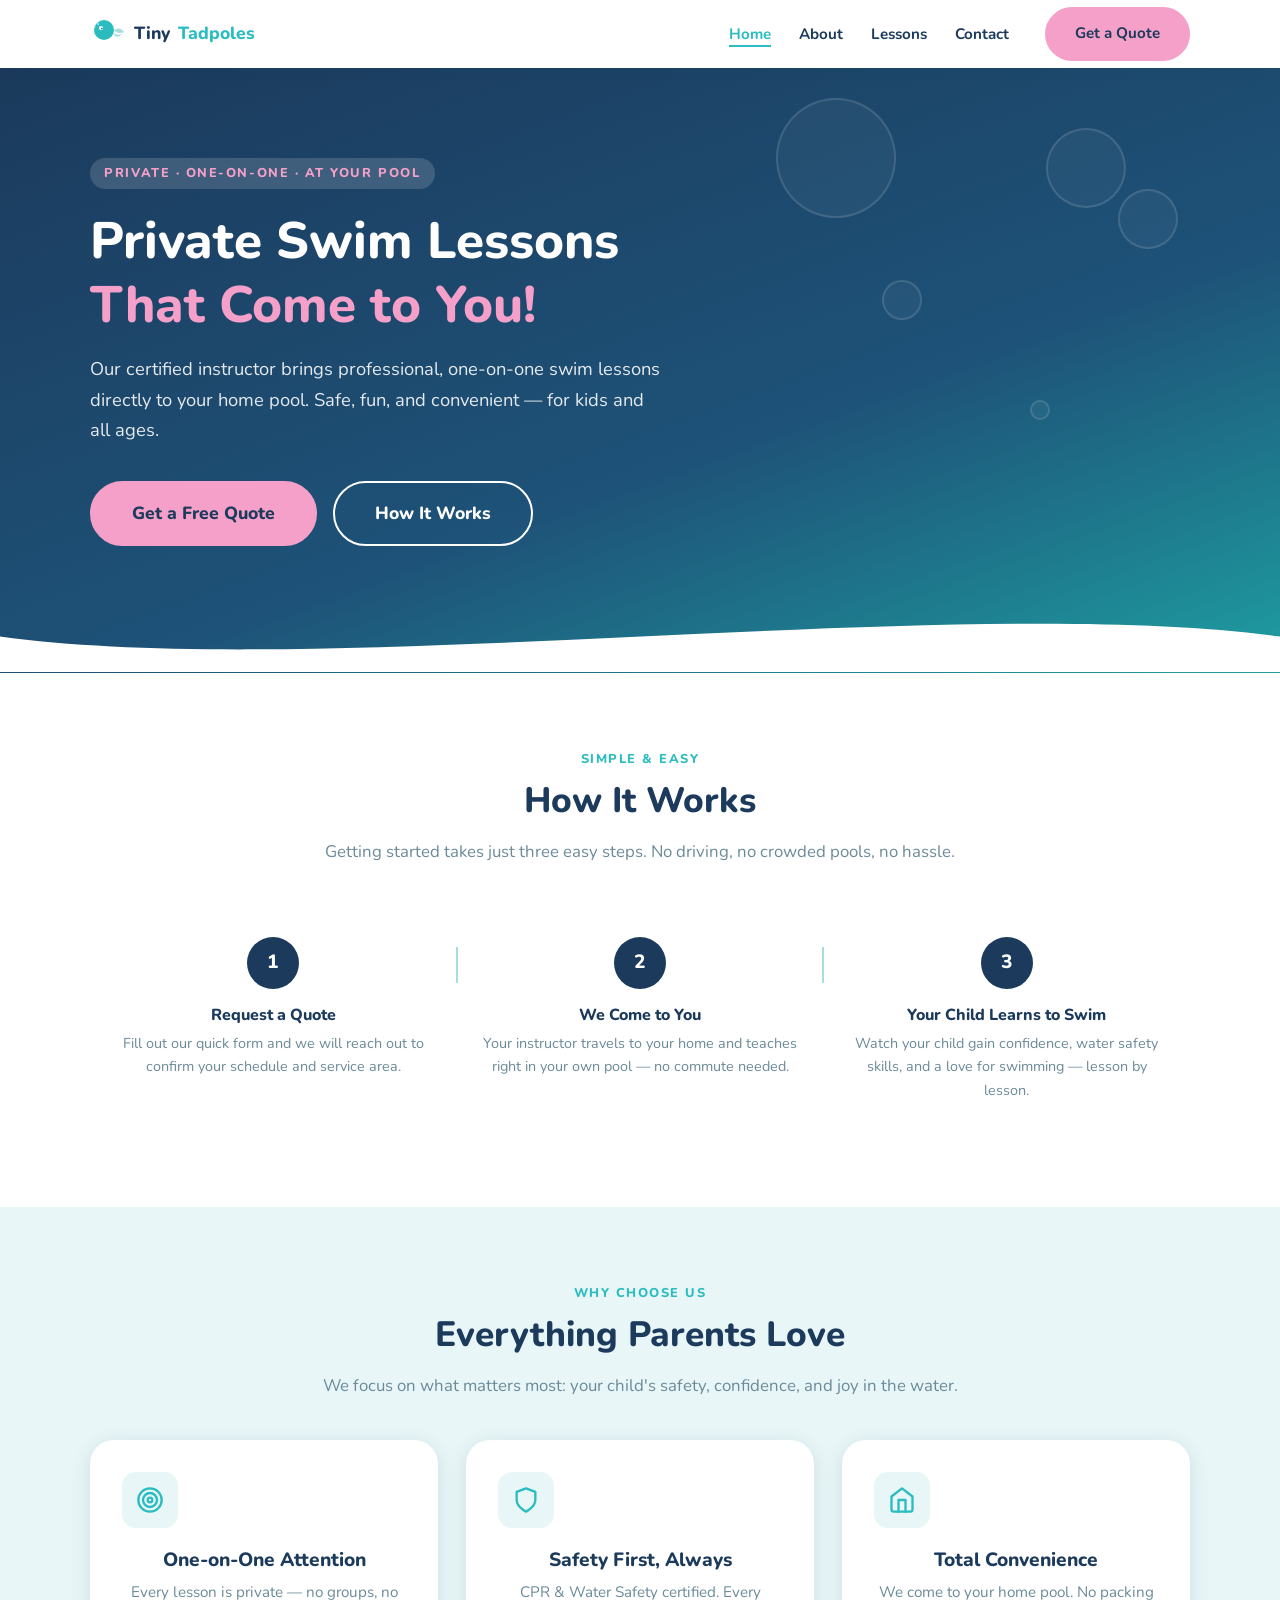
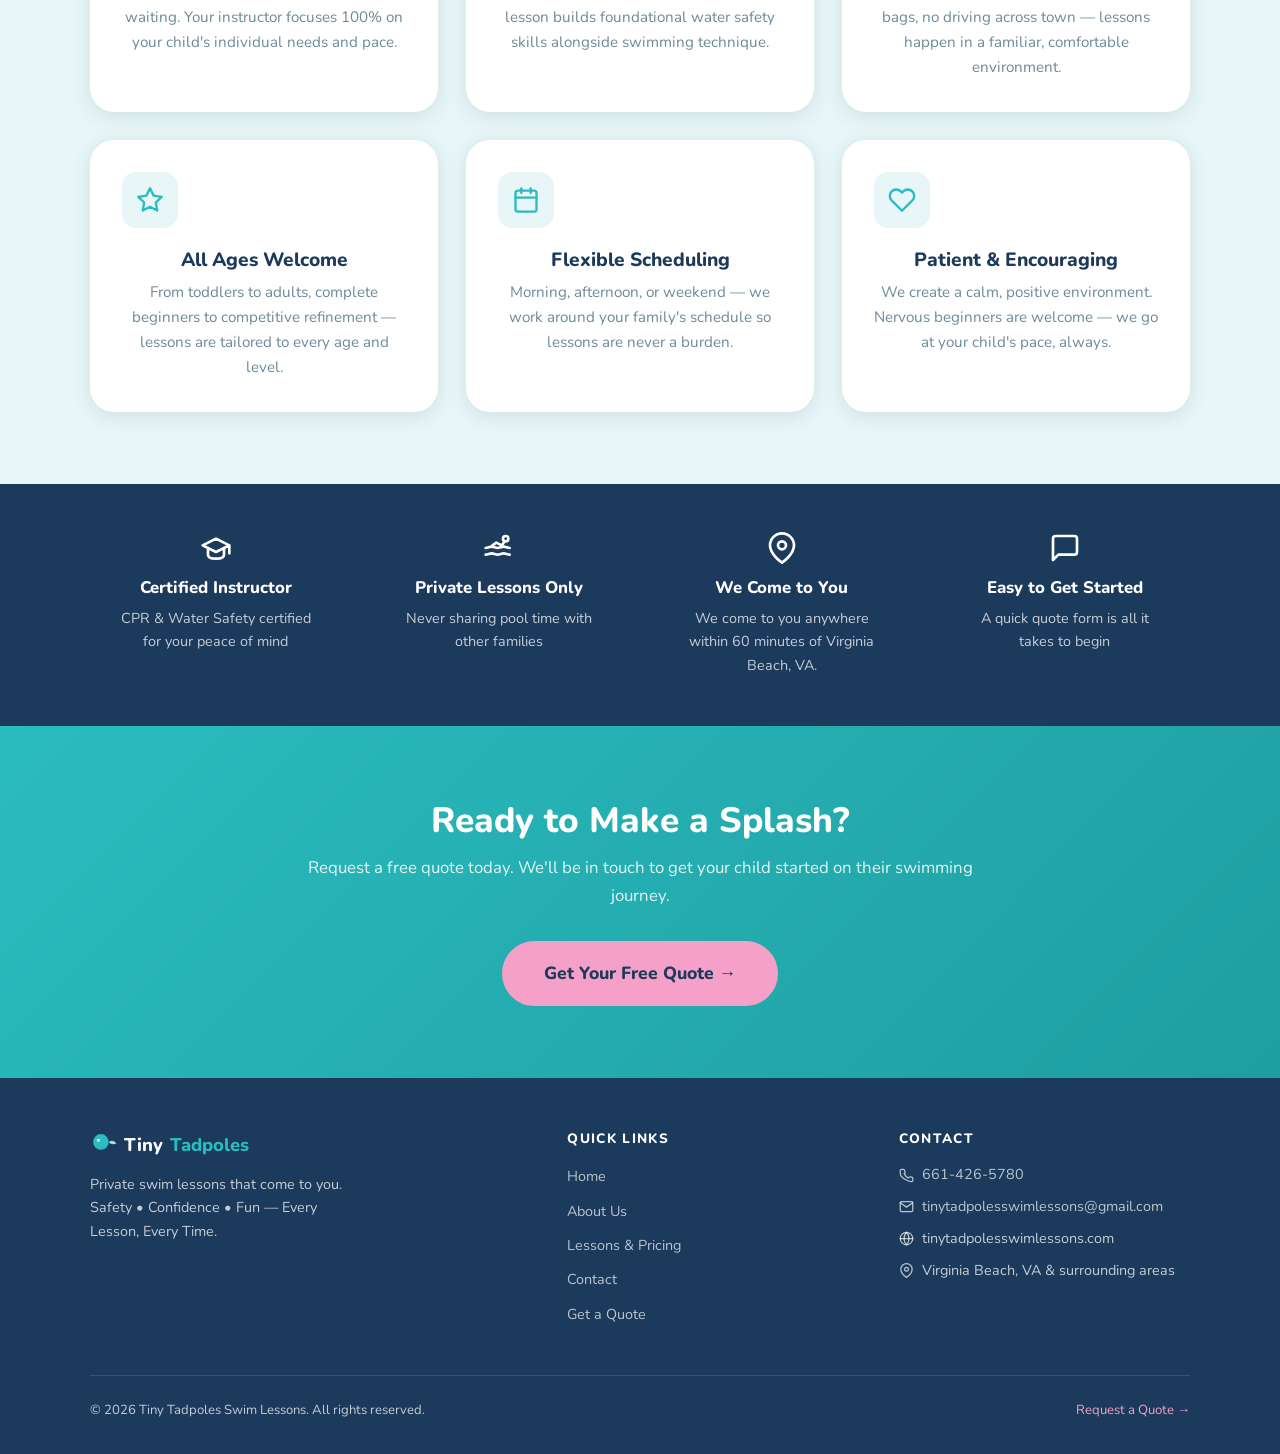
<file: index.html>
<!DOCTYPE html>
<html lang="en">
<head>
  <meta charset="UTF-8" />
  <meta name="viewport" content="width=device-width, initial-scale=1.0" />
  <title>Tiny Tadpoles Swim Lessons — Private Swim Lessons That Come to You</title>
  <meta name="description" content="Private swim lessons for kids and all ages. We come to your home pool! Serving Virginia Beach, VA and surrounding areas within 60 minutes. Call 661-426-5780 to get started." />
  <link rel="preconnect" href="https://fonts.googleapis.com" />
  <link rel="preconnect" href="https://fonts.gstatic.com" crossorigin />
  <link href="https://fonts.googleapis.com/css2?family=Nunito:wght@400;600;700;800;900&display=swap" rel="stylesheet" />
  <link rel="stylesheet" href="styles.css" />
  <link rel="icon" type="image/png" href="favicon.png" />
  <link rel="apple-touch-icon" href="favicon.png" />
</head>
<body>

  <!-- ===== NAV ===== -->
  <nav class="nav" role="navigation" aria-label="Main navigation">
    <div class="container nav-inner">
      <a href="index.html" class="nav-logo" aria-label="Tiny Tadpoles Swim Lessons home">
        <svg viewBox="0 0 36 36" fill="none" xmlns="http://www.w3.org/2000/svg" aria-hidden="true">
          <circle cx="14" cy="14" r="10" fill="#2BBCBF"/>
          <circle cx="11" cy="12" r="2" fill="white"/>
          <circle cx="11.8" cy="12.5" r=".7" fill="#1B3A5C"/>
          <path d="M24 14 Q30 10 34 16 Q30 18 26 16" fill="#A8DCDD"/>
          <path d="M23 17 Q28 20 32 18 Q29 22 25 20" fill="#A8DCDD"/>
          <circle cx="8" cy="8" r="1.2" fill="rgba(255,255,255,.5)"/>
          <circle cx="5" cy="11" r=".8" fill="rgba(255,255,255,.4)"/>
          <circle cx="10" cy="5" r=".6" fill="rgba(255,255,255,.4)"/>
        </svg>
        Tiny <span>Tadpoles</span>
      </a>
      <button class="nav-toggle" id="navToggle" aria-label="Toggle menu" aria-expanded="false">
        <span></span><span></span><span></span>
      </button>
      <ul class="nav-links" id="navLinks" role="list">
        <li><a href="index.html" class="active" aria-current="page">Home</a></li>
        <li><a href="about.html">About</a></li>
        <li><a href="lessons.html">Lessons</a></li>
        <li><a href="contact.html">Contact</a></li>
        <li class="nav-cta"><a href="quote.html" class="btn btn-primary">Get a Quote</a></li>
      </ul>
    </div>
  </nav>

  <!-- ===== HERO ===== -->
  <section class="hero" aria-label="Hero">
    <div class="bubbles" aria-hidden="true">
      <div class="bubble bubble-1"></div>
      <div class="bubble bubble-2"></div>
      <div class="bubble bubble-3"></div>
      <div class="bubble bubble-4"></div>
      <div class="bubble bubble-5"></div>
    </div>
    <div class="container">
      <div class="hero-content">
        <span class="hero-eyebrow">Private · One-on-One · At Your Pool</span>
        <h1>Private Swim Lessons <span>That Come to You!</span></h1>
        <p class="hero-sub">Our certified instructor brings professional, one-on-one swim lessons directly to your home pool. Safe, fun, and convenient — for kids and all ages.</p>
        <div class="hero-btns">
          <a href="quote.html" class="btn btn-primary btn-lg">Get a Free Quote</a>
          <a href="lessons.html" class="btn btn-outline btn-lg">How It Works</a>
        </div>
      </div>
    </div>
    <!-- Wave -->
    <svg class="wave-divider" viewBox="0 0 1440 80" preserveAspectRatio="none" aria-hidden="true">
      <path d="M0,40 C360,90 1080,-10 1440,40 L1440,80 L0,80 Z" fill="#ffffff"/>
    </svg>
  </section>

  <!-- ===== HOW IT WORKS ===== -->
  <section class="section" aria-labelledby="how-it-works">
    <div class="container text-center">
      <span class="section-label">Simple &amp; Easy</span>
      <h2 class="section-title" id="how-it-works">How It Works</h2>
      <p class="section-subtitle">Getting started takes just three easy steps. No driving, no crowded pools, no hassle.</p>
      <div class="steps" role="list">
        <div class="step" role="listitem">
          <div class="step-num" aria-hidden="true">1</div>
          <h3>Request a Quote</h3>
          <p>Fill out our quick form and we will reach out to confirm your schedule and service area.</p>
        </div>
        <div class="step" role="listitem">
          <div class="step-num" aria-hidden="true">2</div>
          <h3>We Come to You</h3>
          <p>Your instructor travels to your home and teaches right in your own pool — no commute needed.</p>
        </div>
        <div class="step" role="listitem">
          <div class="step-num" aria-hidden="true">3</div>
          <h3>Your Child Learns to Swim</h3>
          <p>Watch your child gain confidence, water safety skills, and a love for swimming — lesson by lesson.</p>
        </div>
      </div>
    </div>
  </section>

  <!-- ===== WHY TINY TADPOLES ===== -->
  <section class="section" style="background:var(--aqua-bg);" aria-labelledby="why-us">
    <div class="container text-center">
      <span class="section-label">Why Choose Us</span>
      <h2 class="section-title" id="why-us">Everything Parents Love</h2>
      <p class="section-subtitle">We focus on what matters most: your child's safety, confidence, and joy in the water.</p>
      <div class="cards-grid">
        <div class="card">
          <div class="card-icon" aria-hidden="true"><svg width="28" height="28" viewBox="0 0 24 24" fill="none" stroke="#2BBCBF" stroke-width="2" stroke-linecap="round" stroke-linejoin="round"><circle cx="12" cy="12" r="10"/><circle cx="12" cy="12" r="6"/><circle cx="12" cy="12" r="2"/></svg></div>
          <h3>One-on-One Attention</h3>
          <p>Every lesson is private — no groups, no waiting. Your instructor focuses 100% on your child's individual needs and pace.</p>
        </div>
        <div class="card">
          <div class="card-icon" aria-hidden="true"><svg width="28" height="28" viewBox="0 0 24 24" fill="none" stroke="#2BBCBF" stroke-width="2" stroke-linecap="round" stroke-linejoin="round"><path d="M12 22s8-4 8-10V5l-8-3-8 3v7c0 6 8 10 8 10z"/></svg></div>
          <h3>Safety First, Always</h3>
          <p>CPR & Water Safety certified. Every lesson builds foundational water safety skills alongside swimming technique.</p>
        </div>
        <div class="card">
          <div class="card-icon" aria-hidden="true"><svg width="28" height="28" viewBox="0 0 24 24" fill="none" stroke="#2BBCBF" stroke-width="2" stroke-linecap="round" stroke-linejoin="round"><path d="M3 9l9-7 9 7v11a2 2 0 01-2 2H5a2 2 0 01-2-2z"/><polyline points="9 22 9 12 15 12 15 22"/></svg></div>
          <h3>Total Convenience</h3>
          <p>We come to your home pool. No packing bags, no driving across town — lessons happen in a familiar, comfortable environment.</p>
        </div>
        <div class="card">
          <div class="card-icon" aria-hidden="true"><svg width="28" height="28" viewBox="0 0 24 24" fill="none" stroke="#2BBCBF" stroke-width="2" stroke-linecap="round" stroke-linejoin="round"><polygon points="12 2 15.09 8.26 22 9.27 17 14.14 18.18 21.02 12 17.77 5.82 21.02 7 14.14 2 9.27 8.91 8.26 12 2"/></svg></div>
          <h3>All Ages Welcome</h3>
          <p>From toddlers to adults, complete beginners to competitive refinement — lessons are tailored to every age and level.</p>
        </div>
        <div class="card">
          <div class="card-icon" aria-hidden="true"><svg width="28" height="28" viewBox="0 0 24 24" fill="none" stroke="#2BBCBF" stroke-width="2" stroke-linecap="round" stroke-linejoin="round"><rect x="3" y="4" width="18" height="18" rx="2" ry="2"/><line x1="16" y1="2" x2="16" y2="6"/><line x1="8" y1="2" x2="8" y2="6"/><line x1="3" y1="10" x2="21" y2="10"/></svg></div>
          <h3>Flexible Scheduling</h3>
          <p>Morning, afternoon, or weekend — we work around your family's schedule so lessons are never a burden.</p>
        </div>
        <div class="card">
          <div class="card-icon" aria-hidden="true"><svg width="28" height="28" viewBox="0 0 24 24" fill="none" stroke="#2BBCBF" stroke-width="2" stroke-linecap="round" stroke-linejoin="round"><path d="M20.84 4.61a5.5 5.5 0 00-7.78 0L12 5.67l-1.06-1.06a5.5 5.5 0 00-7.78 7.78l1.06 1.06L12 21.23l7.78-7.78 1.06-1.06a5.5 5.5 0 000-7.78z"/></svg></div>
          <h3>Patient &amp; Encouraging</h3>
          <p>We create a calm, positive environment. Nervous beginners are welcome — we go at your child's pace, always.</p>
        </div>
      </div>
    </div>
  </section>

  <!-- ===== HIGHLIGHT STRIP ===== -->
  <div class="highlight-strip" aria-label="Key facts">
    <div class="container">
      <div class="highlights">
        <div class="highlight-item">
          <div class="hi-icon" aria-hidden="true"><svg width="32" height="32" viewBox="0 0 24 24" fill="none" stroke="white" stroke-width="2" stroke-linecap="round" stroke-linejoin="round"><path d="M22 10v6M2 10l10-5 10 5-10 5z"/><path d="M6 12v5c0 2 2 3 6 3s6-1 6-3v-5"/></svg></div>
          <strong>Certified Instructor</strong>
          <p>CPR &amp; Water Safety certified for your peace of mind</p>
        </div>
        <div class="highlight-item">
          <div class="hi-icon" aria-hidden="true"><svg width="32" height="32" viewBox="0 0 24 24" fill="none" stroke="white" stroke-width="2" stroke-linecap="round" stroke-linejoin="round"><path d="M2 12c1.5 0 3-1 4.5-1s3 1 4.5 1 3-1 4.5-1 3 1 4.5 1"/><path d="M2 17c1.5 0 3-1 4.5-1s3 1 4.5 1 3-1 4.5-1 3 1 4.5 1"/><circle cx="17" cy="5" r="2"/><path d="M16 7.5l-2 2.5-4-2-3 2"/></svg></div>
          <strong>Private Lessons Only</strong>
          <p>Never sharing pool time with other families</p>
        </div>
        <div class="highlight-item">
          <div class="hi-icon" aria-hidden="true"><svg width="32" height="32" viewBox="0 0 24 24" fill="none" stroke="white" stroke-width="2" stroke-linecap="round" stroke-linejoin="round"><path d="M21 10c0 7-9 13-9 13s-9-6-9-13a9 9 0 0118 0z"/><circle cx="12" cy="10" r="3"/></svg></div>
          <strong>We Come to You</strong>
          <p>We come to you anywhere within 60 minutes of Virginia Beach, VA.</p>
        </div>
        <div class="highlight-item">
          <div class="hi-icon" aria-hidden="true"><svg width="32" height="32" viewBox="0 0 24 24" fill="none" stroke="white" stroke-width="2" stroke-linecap="round" stroke-linejoin="round"><path d="M21 15a2 2 0 01-2 2H7l-4 4V5a2 2 0 012-2h14a2 2 0 012 2z"/></svg></div>
          <strong>Easy to Get Started</strong>
          <p>A quick quote form is all it takes to begin</p>
        </div>
      </div>
    </div>
  </div>

  <!-- ===== CTA BANNER ===== -->
  <section class="cta-banner" aria-labelledby="cta-heading">
    <div class="container">
      <h2 id="cta-heading">Ready to Make a Splash?</h2>
      <p>Request a free quote today. We'll be in touch to get your child started on their swimming journey.</p>
      <a href="quote.html" class="btn btn-primary btn-lg">Get Your Free Quote →</a>
    </div>
  </section>

  <!-- ===== FOOTER ===== -->
  <footer class="footer" role="contentinfo">
    <div class="container">
      <div class="footer-grid">
        <div class="footer-brand">
          <div class="footer-logo">
            <svg width="28" height="28" viewBox="0 0 36 36" fill="none" aria-hidden="true">
              <circle cx="14" cy="14" r="10" fill="#2BBCBF"/>
              <circle cx="11" cy="12" r="2" fill="white"/>
              <circle cx="11.8" cy="12.5" r=".7" fill="#1B3A5C"/>
              <path d="M24 14 Q30 10 34 16 Q30 18 26 16" fill="#A8DCDD"/>
            </svg>
            Tiny <span>Tadpoles</span>
          </div>
          <p>Private swim lessons that come to you. Safety • Confidence • Fun — Every Lesson, Every Time.</p>
        </div>
        <div>
          <h4>Quick Links</h4>
          <ul>
            <li><a href="index.html">Home</a></li>
            <li><a href="about.html">About Us</a></li>
            <li><a href="lessons.html">Lessons &amp; Pricing</a></li>
            <li><a href="contact.html">Contact</a></li>
            <li><a href="quote.html">Get a Quote</a></li>
          </ul>
        </div>
        <div>
          <h4>Contact</h4>
          <ul class="footer-contact">
            <li><svg width="15" height="15" viewBox="0 0 24 24" fill="none" stroke="rgba(255,255,255,.7)" stroke-width="2" stroke-linecap="round" stroke-linejoin="round"><path d="M22 16.92v3a2 2 0 01-2.18 2 19.79 19.79 0 01-8.63-3.07A19.5 19.5 0 013.07 12.67 19.79 19.79 0 011.94 4a2 2 0 012-1.84H7a2 2 0 012 1.72c.127.96.361 1.903.7 2.81a2 2 0 01-.45 2.11L8.09 9a16 16 0 006.91 6.91l1.27-1.27a2 2 0 012.11-.45c.907.339 1.85.573 2.81.7A2 2 0 0122 16.92z"/></svg> <a href="tel:6614265780">661-426-5780</a></li>
            <li><svg width="15" height="15" viewBox="0 0 24 24" fill="none" stroke="rgba(255,255,255,.7)" stroke-width="2" stroke-linecap="round" stroke-linejoin="round"><path d="M4 4h16c1.1 0 2 .9 2 2v12c0 1.1-.9 2-2 2H4c-1.1 0-2-.9-2-2V6c0-1.1.9-2 2-2z"/><polyline points="22,6 12,13 2,6"/></svg> <a href="mailto:tinytadpolesswimlessons@gmail.com">tinytadpolesswimlessons@gmail.com</a></li>
            <li><svg width="15" height="15" viewBox="0 0 24 24" fill="none" stroke="rgba(255,255,255,.7)" stroke-width="2" stroke-linecap="round" stroke-linejoin="round"><circle cx="12" cy="12" r="10"/><line x1="2" y1="12" x2="22" y2="12"/><path d="M12 2a15.3 15.3 0 014 10 15.3 15.3 0 01-4 10 15.3 15.3 0 01-4-10 15.3 15.3 0 014-10z"/></svg> tinytadpolesswimlessons.com</li>
            <li><svg width="15" height="15" viewBox="0 0 24 24" fill="none" stroke="rgba(255,255,255,.7)" stroke-width="2" stroke-linecap="round" stroke-linejoin="round"><path d="M21 10c0 7-9 13-9 13s-9-6-9-13a9 9 0 0118 0z"/><circle cx="12" cy="10" r="3"/></svg> Virginia Beach, VA &amp; surrounding areas</li>
          </ul>
        </div>
      </div>
      <div class="footer-bottom">
        <p>© <span id="year"></span> Tiny Tadpoles Swim Lessons. All rights reserved.</p>
        <a href="quote.html">Request a Quote →</a>
      </div>
    </div>
  </footer>

  <script>
    // Current year in footer
    document.getElementById('year').textContent = new Date().getFullYear();

    // Mobile nav toggle
    const toggle = document.getElementById('navToggle');
    const links  = document.getElementById('navLinks');
    toggle.addEventListener('click', () => {
      const open = links.classList.toggle('open');
      toggle.classList.toggle('open', open);
      toggle.setAttribute('aria-expanded', open);
    });
    // Close nav when a link is clicked
    links.querySelectorAll('a').forEach(a => {
      a.addEventListener('click', () => {
        links.classList.remove('open');
        toggle.classList.remove('open');
        toggle.setAttribute('aria-expanded', false);
      });
    });
  </script>
</body>
</html>
</file>
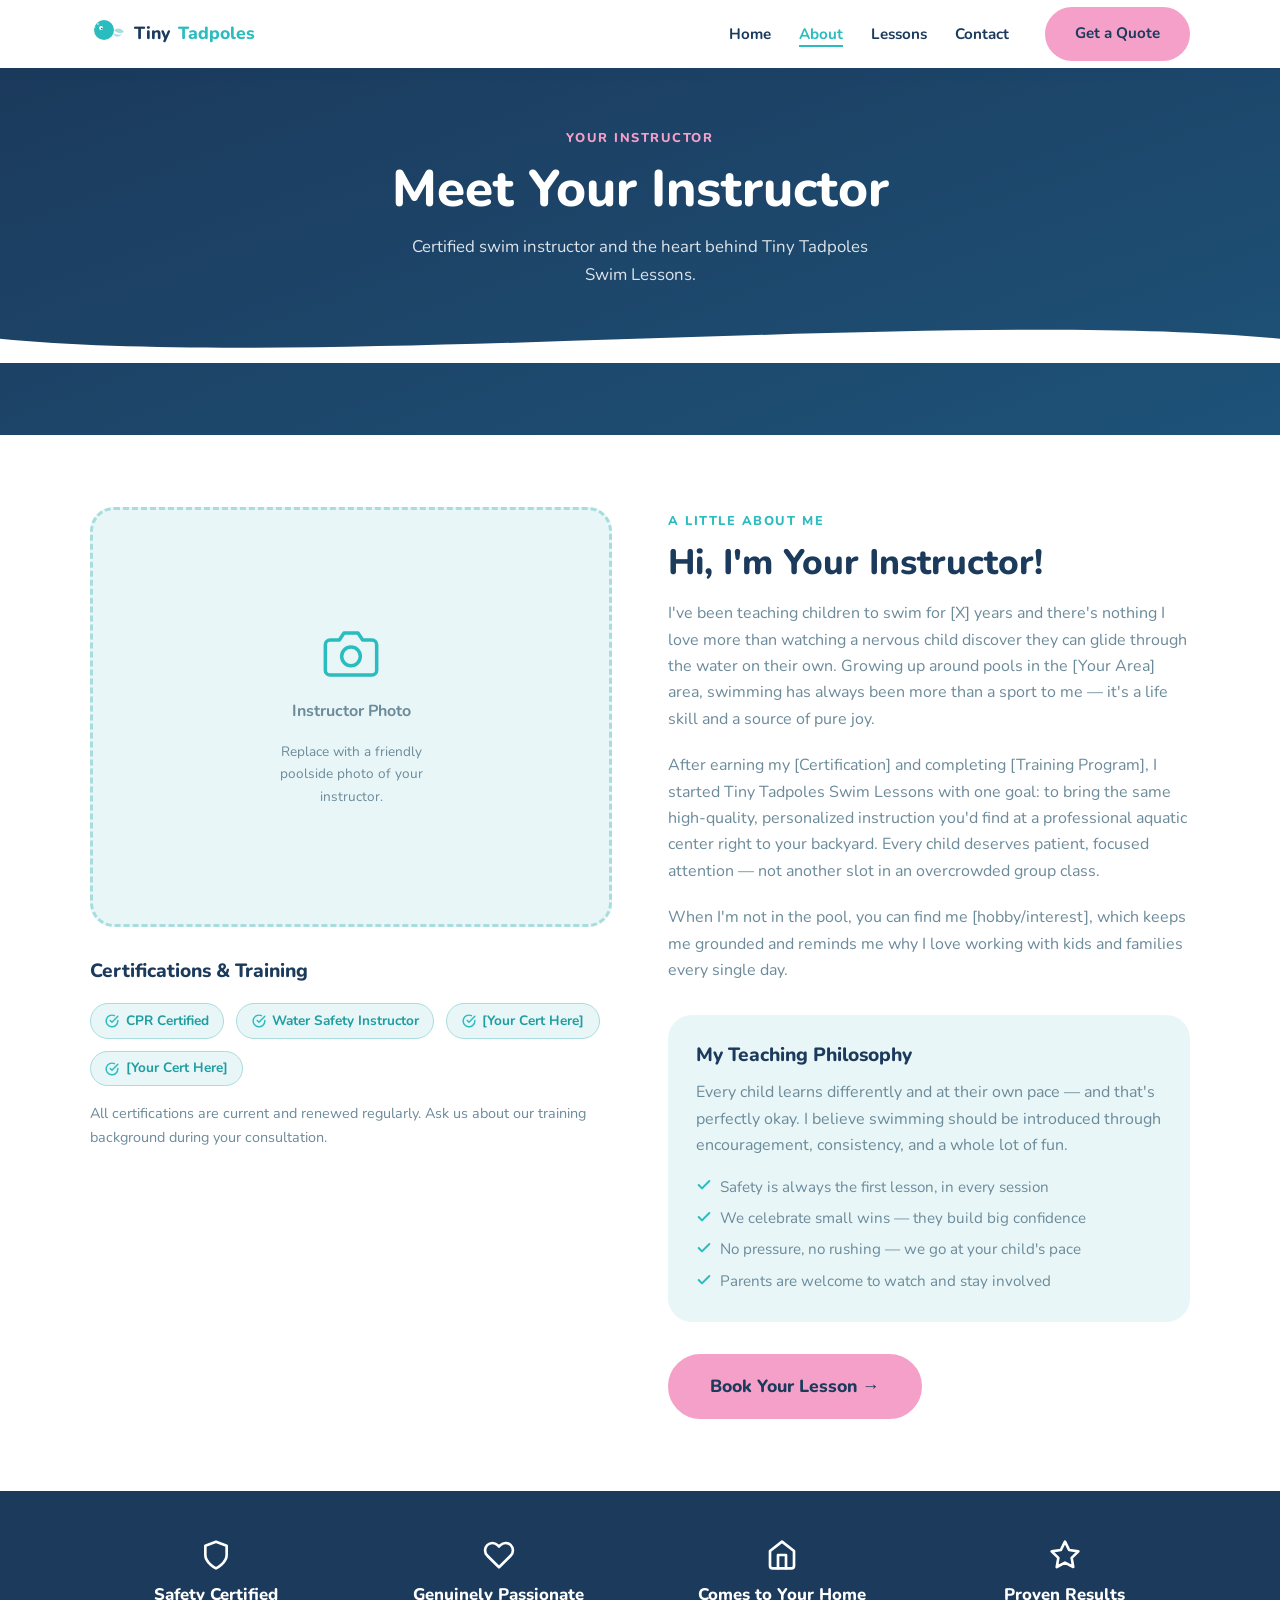
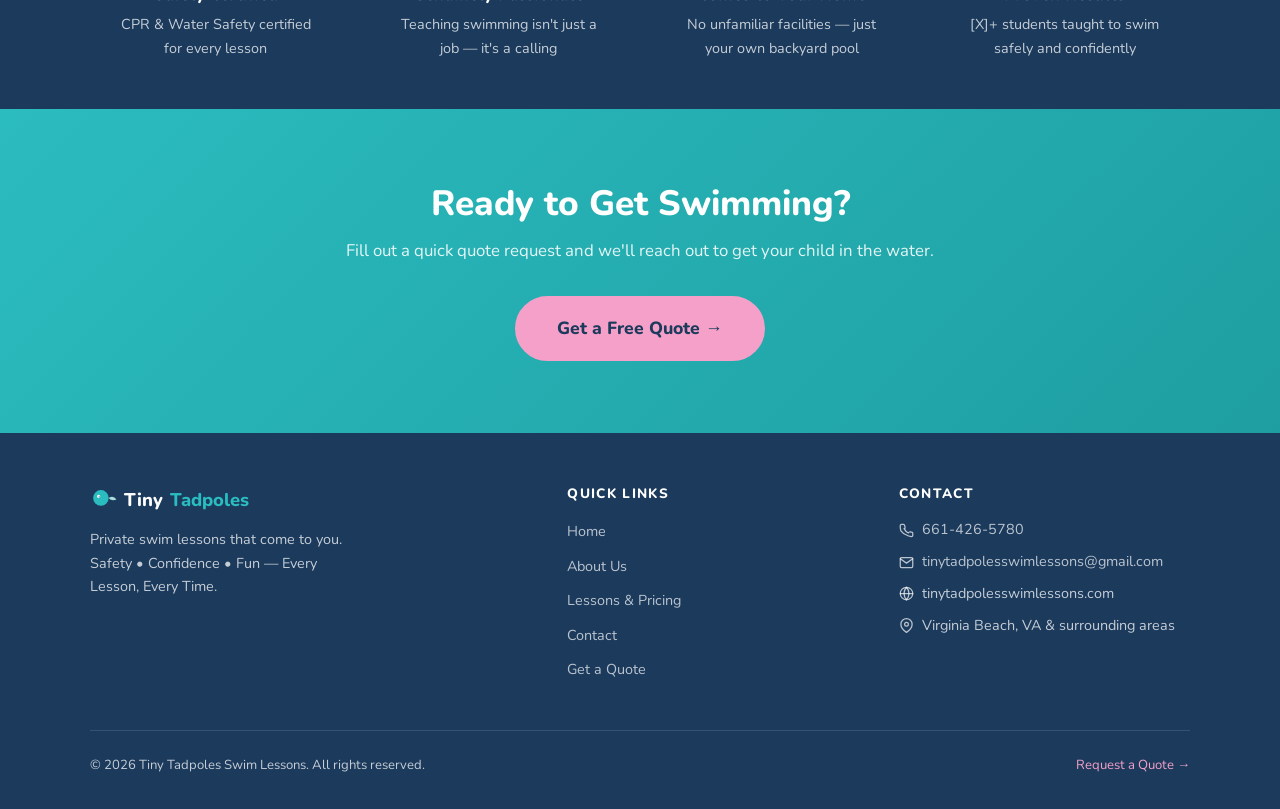
<file: about.html>
<!DOCTYPE html>
<html lang="en">
<head>
  <meta charset="UTF-8" />
  <meta name="viewport" content="width=device-width, initial-scale=1.0" />
  <title>About Us — Tiny Tadpoles Swim Lessons</title>
  <meta name="description" content="Meet your certified private swim instructor at Tiny Tadpoles. CPR & Water Safety certified, passionate about teaching kids to swim safely and confidently." />
  <link rel="preconnect" href="https://fonts.googleapis.com" />
  <link rel="preconnect" href="https://fonts.gstatic.com" crossorigin />
  <link href="https://fonts.googleapis.com/css2?family=Nunito:wght@400;600;700;800;900&display=swap" rel="stylesheet" />
  <link rel="stylesheet" href="styles.css" />
  <link rel="icon" type="image/png" href="favicon.png" />
  <link rel="apple-touch-icon" href="favicon.png" />
</head>
<body>

  <!-- ===== NAV ===== -->
  <nav class="nav" role="navigation" aria-label="Main navigation">
    <div class="container nav-inner">
      <a href="index.html" class="nav-logo" aria-label="Tiny Tadpoles Swim Lessons home">
        <svg viewBox="0 0 36 36" fill="none" xmlns="http://www.w3.org/2000/svg" aria-hidden="true">
          <circle cx="14" cy="14" r="10" fill="#2BBCBF"/>
          <circle cx="11" cy="12" r="2" fill="white"/>
          <circle cx="11.8" cy="12.5" r=".7" fill="#1B3A5C"/>
          <path d="M24 14 Q30 10 34 16 Q30 18 26 16" fill="#A8DCDD"/>
          <path d="M23 17 Q28 20 32 18 Q29 22 25 20" fill="#A8DCDD"/>
          <circle cx="8" cy="8" r="1.2" fill="rgba(255,255,255,.5)"/>
          <circle cx="5" cy="11" r=".8" fill="rgba(255,255,255,.4)"/>
        </svg>
        Tiny <span>Tadpoles</span>
      </a>
      <button class="nav-toggle" id="navToggle" aria-label="Toggle menu" aria-expanded="false">
        <span></span><span></span><span></span>
      </button>
      <ul class="nav-links" id="navLinks" role="list">
        <li><a href="index.html">Home</a></li>
        <li><a href="about.html" class="active" aria-current="page">About</a></li>
        <li><a href="lessons.html">Lessons</a></li>
        <li><a href="contact.html">Contact</a></li>
        <li class="nav-cta"><a href="quote.html" class="btn btn-primary">Get a Quote</a></li>
      </ul>
    </div>
  </nav>

  <!-- ===== PAGE HEADER ===== -->
  <section style="background:linear-gradient(160deg,var(--navy) 0%,#1e5278 100%);padding:56px 0 72px;text-align:center;" aria-label="Page header">
    <div class="container">
      <span class="section-label" style="color:var(--pink);">Your Instructor</span>
      <h1 style="color:var(--white);margin-bottom:.75rem;">Meet Your Instructor</h1>
      <p style="color:rgba(255,255,255,.85);margin:0 auto;max-width:50ch;font-size:1.05rem;">Certified swim instructor and the heart behind Tiny Tadpoles Swim Lessons.</p>
    </div>
    <svg viewBox="0 0 1440 48" preserveAspectRatio="none" style="display:block;width:100%;line-height:0;margin-top:32px;" aria-hidden="true">
      <path d="M0,20 C360,55 1080,-15 1440,20 L1440,48 L0,48 Z" fill="#ffffff"/>
    </svg>
  </section>

  <!-- ===== ABOUT AVERY ===== -->
  <section class="section" aria-labelledby="about-us">
    <div class="container">
      <div class="about-grid">

        <!-- Photo -->
        <div>
          <div class="photo-placeholder" role="img" aria-label="Instructor photo placeholder">
            <div class="ph-icon" aria-hidden="true"><svg width="56" height="56" viewBox="0 0 24 24" fill="none" stroke="#2BBCBF" stroke-width="1.5" stroke-linecap="round" stroke-linejoin="round"><path d="M23 19a2 2 0 01-2 2H3a2 2 0 01-2-2V8a2 2 0 012-2h4l2-3h6l2 3h4a2 2 0 012 2z"/><circle cx="12" cy="13" r="4"/></svg></div>
            <strong>Instructor Photo</strong>
            <small>Replace with a friendly poolside photo of your instructor.</small>
          </div>
          <!-- Certifications -->
          <div style="margin-top:2rem;">
            <h3 style="color:var(--navy);margin-bottom:1rem;">Certifications &amp; Training</h3>
            <div class="certs">
              <span class="cert-badge"><svg width="14" height="14" viewBox="0 0 24 24" fill="none" stroke="#2BBCBF" stroke-width="2.5" stroke-linecap="round" stroke-linejoin="round"><path d="M22 11.08V12a10 10 0 11-5.93-9.14"/><polyline points="22 4 12 14.01 9 11.01"/></svg> CPR Certified</span>
              <span class="cert-badge"><svg width="14" height="14" viewBox="0 0 24 24" fill="none" stroke="#2BBCBF" stroke-width="2.5" stroke-linecap="round" stroke-linejoin="round"><path d="M22 11.08V12a10 10 0 11-5.93-9.14"/><polyline points="22 4 12 14.01 9 11.01"/></svg> Water Safety Instructor</span>
              <span class="cert-badge"><svg width="14" height="14" viewBox="0 0 24 24" fill="none" stroke="#2BBCBF" stroke-width="2.5" stroke-linecap="round" stroke-linejoin="round"><path d="M22 11.08V12a10 10 0 11-5.93-9.14"/><polyline points="22 4 12 14.01 9 11.01"/></svg> [Your Cert Here]</span>
              <span class="cert-badge"><svg width="14" height="14" viewBox="0 0 24 24" fill="none" stroke="#2BBCBF" stroke-width="2.5" stroke-linecap="round" stroke-linejoin="round"><path d="M22 11.08V12a10 10 0 11-5.93-9.14"/><polyline points="22 4 12 14.01 9 11.01"/></svg> [Your Cert Here]</span>
            </div>
            <p style="margin-top:1rem;color:var(--gray-mid);font-size:.9rem;">
              <!-- CUSTOMIZE: Replace with your actual certifications -->
              All certifications are current and renewed regularly. Ask us about our training background during your consultation.
            </p>
          </div>
        </div>

        <!-- Bio -->
        <div>
          <span class="section-label">A Little About Me</span>
          <h2 class="section-title" id="about-us">Hi, I'm Your Instructor!</h2>

          <!-- CUSTOMIZE: Replace this paragraph with your real bio -->
          <p style="margin-bottom:1.25rem;color:var(--gray-mid);">
            I've been teaching children to swim for [X] years and there's nothing I love more than watching a nervous child discover they can glide through the water on their own. Growing up around pools in the [Your Area] area, swimming has always been more than a sport to me — it's a life skill and a source of pure joy.
          </p>
          <p style="margin-bottom:1.25rem;color:var(--gray-mid);">
            After earning my [Certification] and completing [Training Program], I started Tiny Tadpoles Swim Lessons with one goal: to bring the same high-quality, personalized instruction you'd find at a professional aquatic center right to your backyard. Every child deserves patient, focused attention — not another slot in an overcrowded group class.
          </p>
          <p style="color:var(--gray-mid);">
            When I'm not in the pool, you can find me [hobby/interest], which keeps me grounded and reminds me why I love working with kids and families every single day.
          </p>

          <!-- Teaching Philosophy -->
          <div style="background:var(--aqua-bg);border-radius:var(--radius-lg);padding:1.75rem;margin-top:2rem;">
            <h3 style="color:var(--navy);margin-bottom:.75rem;">My Teaching Philosophy</h3>
            <p style="color:var(--gray-mid);margin-bottom:.75rem;">
              Every child learns differently and at their own pace — and that's perfectly okay. I believe swimming should be introduced through encouragement, consistency, and a whole lot of fun.
            </p>
            <ul class="check-list">
              <li>Safety is always the first lesson, in every session</li>
              <li>We celebrate small wins — they build big confidence</li>
              <li>No pressure, no rushing — we go at your child's pace</li>
              <li>Parents are welcome to watch and stay involved</li>
            </ul>
          </div>

          <div style="margin-top:2rem;">
            <a href="quote.html" class="btn btn-primary btn-lg">Book Your Lesson →</a>
          </div>
        </div>
      </div>
    </div>
  </section>

  <!-- ===== TRUST STRIP ===== -->
  <div class="highlight-strip" aria-label="Key qualities">
    <div class="container">
      <div class="highlights">
        <div class="highlight-item">
          <div class="hi-icon" aria-hidden="true"><svg width="32" height="32" viewBox="0 0 24 24" fill="none" stroke="white" stroke-width="2" stroke-linecap="round" stroke-linejoin="round"><path d="M12 22s8-4 8-10V5l-8-3-8 3v7c0 6 8 10 8 10z"/></svg></div>
          <strong>Safety Certified</strong>
          <p>CPR &amp; Water Safety certified for every lesson</p>
        </div>
        <div class="highlight-item">
          <div class="hi-icon" aria-hidden="true"><svg width="32" height="32" viewBox="0 0 24 24" fill="none" stroke="white" stroke-width="2" stroke-linecap="round" stroke-linejoin="round"><path d="M20.84 4.61a5.5 5.5 0 00-7.78 0L12 5.67l-1.06-1.06a5.5 5.5 0 00-7.78 7.78l1.06 1.06L12 21.23l7.78-7.78 1.06-1.06a5.5 5.5 0 000-7.78z"/></svg></div>
          <strong>Genuinely Passionate</strong>
          <p>Teaching swimming isn't just a job — it's a calling</p>
        </div>
        <div class="highlight-item">
          <div class="hi-icon" aria-hidden="true"><svg width="32" height="32" viewBox="0 0 24 24" fill="none" stroke="white" stroke-width="2" stroke-linecap="round" stroke-linejoin="round"><path d="M3 9l9-7 9 7v11a2 2 0 01-2 2H5a2 2 0 01-2-2z"/><polyline points="9 22 9 12 15 12 15 22"/></svg></div>
          <strong>Comes to Your Home</strong>
          <p>No unfamiliar facilities — just your own backyard pool</p>
        </div>
        <div class="highlight-item">
          <div class="hi-icon" aria-hidden="true"><svg width="32" height="32" viewBox="0 0 24 24" fill="none" stroke="white" stroke-width="2" stroke-linecap="round" stroke-linejoin="round"><polygon points="12 2 15.09 8.26 22 9.27 17 14.14 18.18 21.02 12 17.77 5.82 21.02 7 14.14 2 9.27 8.91 8.26 12 2"/></svg></div>
          <strong>Proven Results</strong>
          <p>[X]+ students taught to swim safely and confidently</p>
        </div>
      </div>
    </div>
  </div>

  <!-- ===== CTA BANNER ===== -->
  <section class="cta-banner" aria-labelledby="about-cta">
    <div class="container">
      <h2 id="about-cta">Ready to Get Swimming?</h2>
      <p>Fill out a quick quote request and we'll reach out to get your child in the water.</p>
      <a href="quote.html" class="btn btn-primary btn-lg">Get a Free Quote →</a>
    </div>
  </section>

  <!-- ===== FOOTER ===== -->
  <footer class="footer" role="contentinfo">
    <div class="container">
      <div class="footer-grid">
        <div class="footer-brand">
          <div class="footer-logo">
            <svg width="28" height="28" viewBox="0 0 36 36" fill="none" aria-hidden="true">
              <circle cx="14" cy="14" r="10" fill="#2BBCBF"/>
              <circle cx="11" cy="12" r="2" fill="white"/>
              <circle cx="11.8" cy="12.5" r=".7" fill="#1B3A5C"/>
              <path d="M24 14 Q30 10 34 16 Q30 18 26 16" fill="#A8DCDD"/>
            </svg>
            Tiny <span>Tadpoles</span>
          </div>
          <p>Private swim lessons that come to you. Safety • Confidence • Fun — Every Lesson, Every Time.</p>
        </div>
        <div>
          <h4>Quick Links</h4>
          <ul>
            <li><a href="index.html">Home</a></li>
            <li><a href="about.html">About Us</a></li>
            <li><a href="lessons.html">Lessons &amp; Pricing</a></li>
            <li><a href="contact.html">Contact</a></li>
            <li><a href="quote.html">Get a Quote</a></li>
          </ul>
        </div>
        <div>
          <h4>Contact</h4>
          <ul class="footer-contact">
            <li><svg width="15" height="15" viewBox="0 0 24 24" fill="none" stroke="rgba(255,255,255,.7)" stroke-width="2" stroke-linecap="round" stroke-linejoin="round"><path d="M22 16.92v3a2 2 0 01-2.18 2 19.79 19.79 0 01-8.63-3.07A19.5 19.5 0 013.07 12.67 19.79 19.79 0 011.94 4a2 2 0 012-1.84H7a2 2 0 012 1.72c.127.96.361 1.903.7 2.81a2 2 0 01-.45 2.11L8.09 9a16 16 0 006.91 6.91l1.27-1.27a2 2 0 012.11-.45c.907.339 1.85.573 2.81.7A2 2 0 0122 16.92z"/></svg> <a href="tel:6614265780">661-426-5780</a></li>
            <li><svg width="15" height="15" viewBox="0 0 24 24" fill="none" stroke="rgba(255,255,255,.7)" stroke-width="2" stroke-linecap="round" stroke-linejoin="round"><path d="M4 4h16c1.1 0 2 .9 2 2v12c0 1.1-.9 2-2 2H4c-1.1 0-2-.9-2-2V6c0-1.1.9-2 2-2z"/><polyline points="22,6 12,13 2,6"/></svg> <a href="mailto:tinytadpolesswimlessons@gmail.com">tinytadpolesswimlessons@gmail.com</a></li>
            <li><svg width="15" height="15" viewBox="0 0 24 24" fill="none" stroke="rgba(255,255,255,.7)" stroke-width="2" stroke-linecap="round" stroke-linejoin="round"><circle cx="12" cy="12" r="10"/><line x1="2" y1="12" x2="22" y2="12"/><path d="M12 2a15.3 15.3 0 014 10 15.3 15.3 0 01-4 10 15.3 15.3 0 01-4-10 15.3 15.3 0 014-10z"/></svg> tinytadpolesswimlessons.com</li>
            <li><svg width="15" height="15" viewBox="0 0 24 24" fill="none" stroke="rgba(255,255,255,.7)" stroke-width="2" stroke-linecap="round" stroke-linejoin="round"><path d="M21 10c0 7-9 13-9 13s-9-6-9-13a9 9 0 0118 0z"/><circle cx="12" cy="10" r="3"/></svg> Virginia Beach, VA &amp; surrounding areas</li>
          </ul>
        </div>
      </div>
      <div class="footer-bottom">
        <p>© <span id="year"></span> Tiny Tadpoles Swim Lessons. All rights reserved.</p>
        <a href="quote.html">Request a Quote →</a>
      </div>
    </div>
  </footer>

  <script>
    document.getElementById('year').textContent = new Date().getFullYear();
    const toggle = document.getElementById('navToggle');
    const links  = document.getElementById('navLinks');
    toggle.addEventListener('click', () => {
      const open = links.classList.toggle('open');
      toggle.classList.toggle('open', open);
      toggle.setAttribute('aria-expanded', open);
    });
    links.querySelectorAll('a').forEach(a => {
      a.addEventListener('click', () => {
        links.classList.remove('open');
        toggle.classList.remove('open');
        toggle.setAttribute('aria-expanded', false);
      });
    });
  </script>
</body>
</html>
</file>
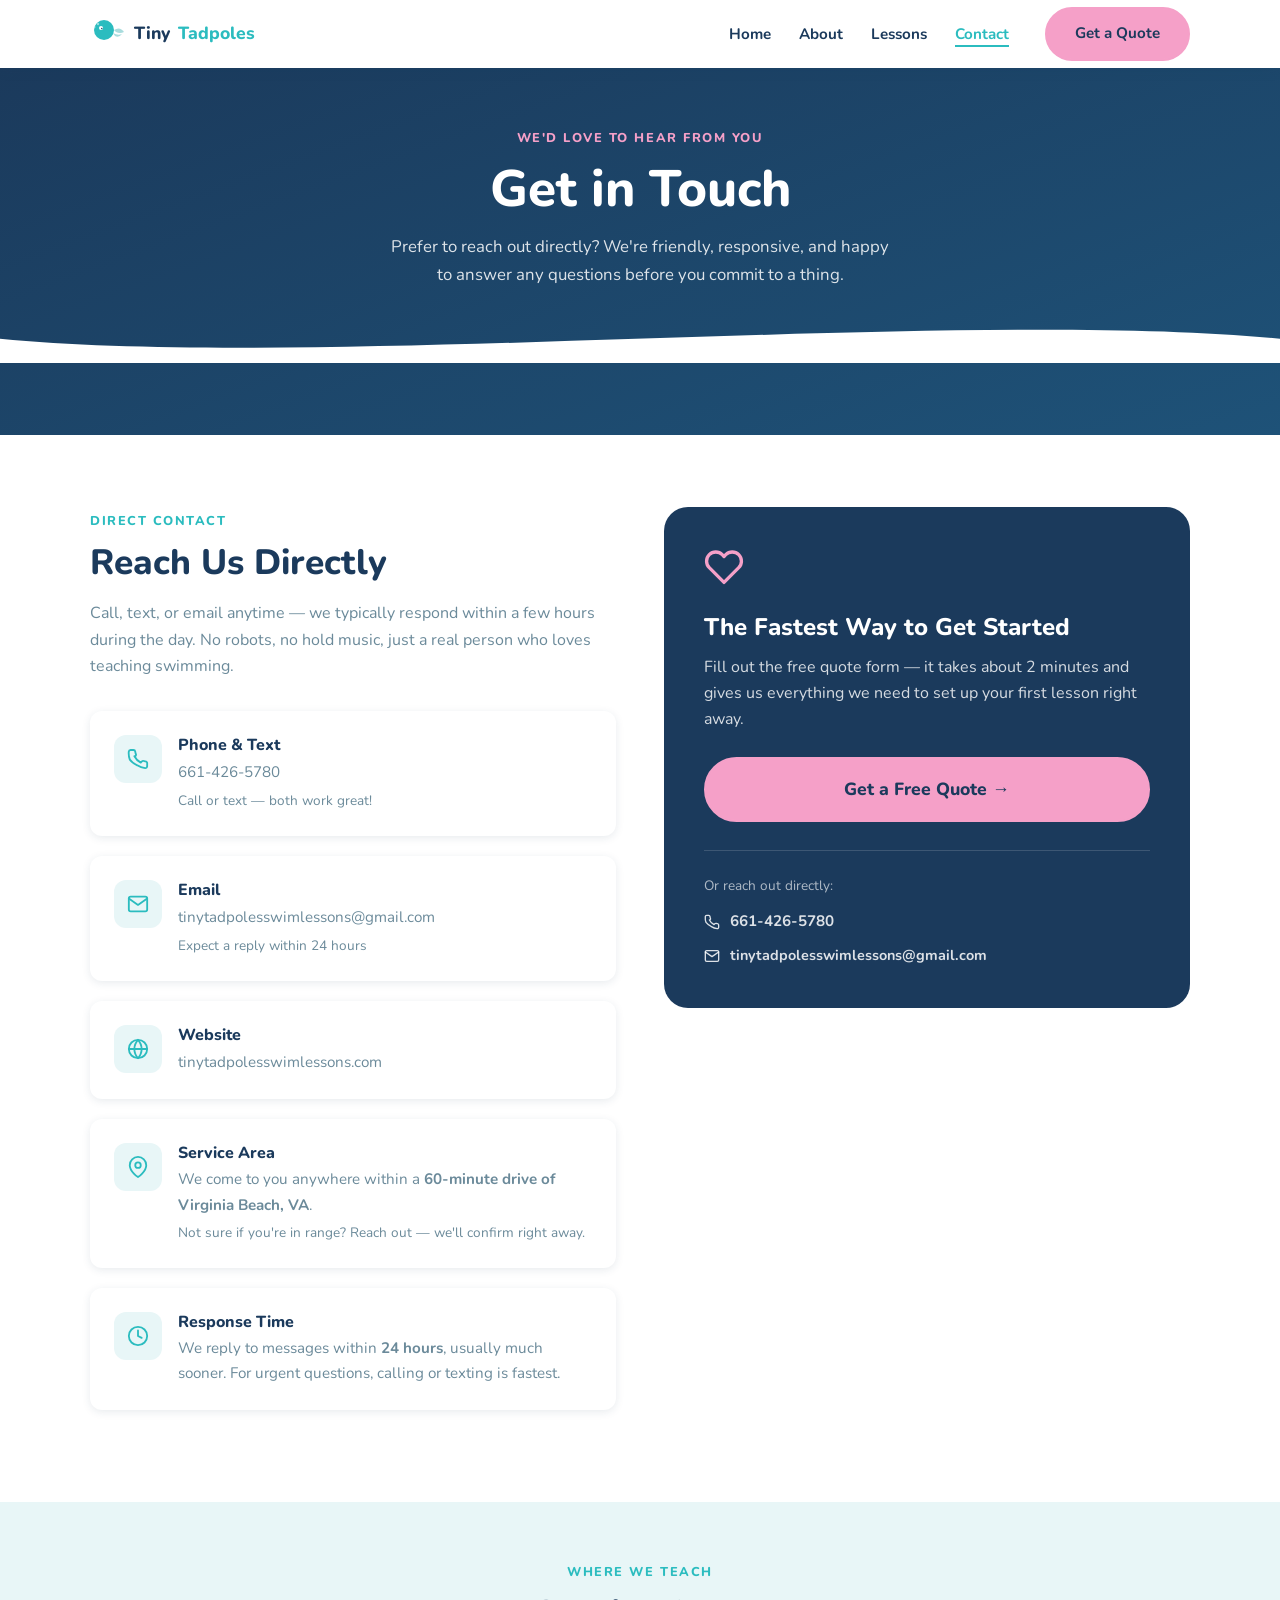
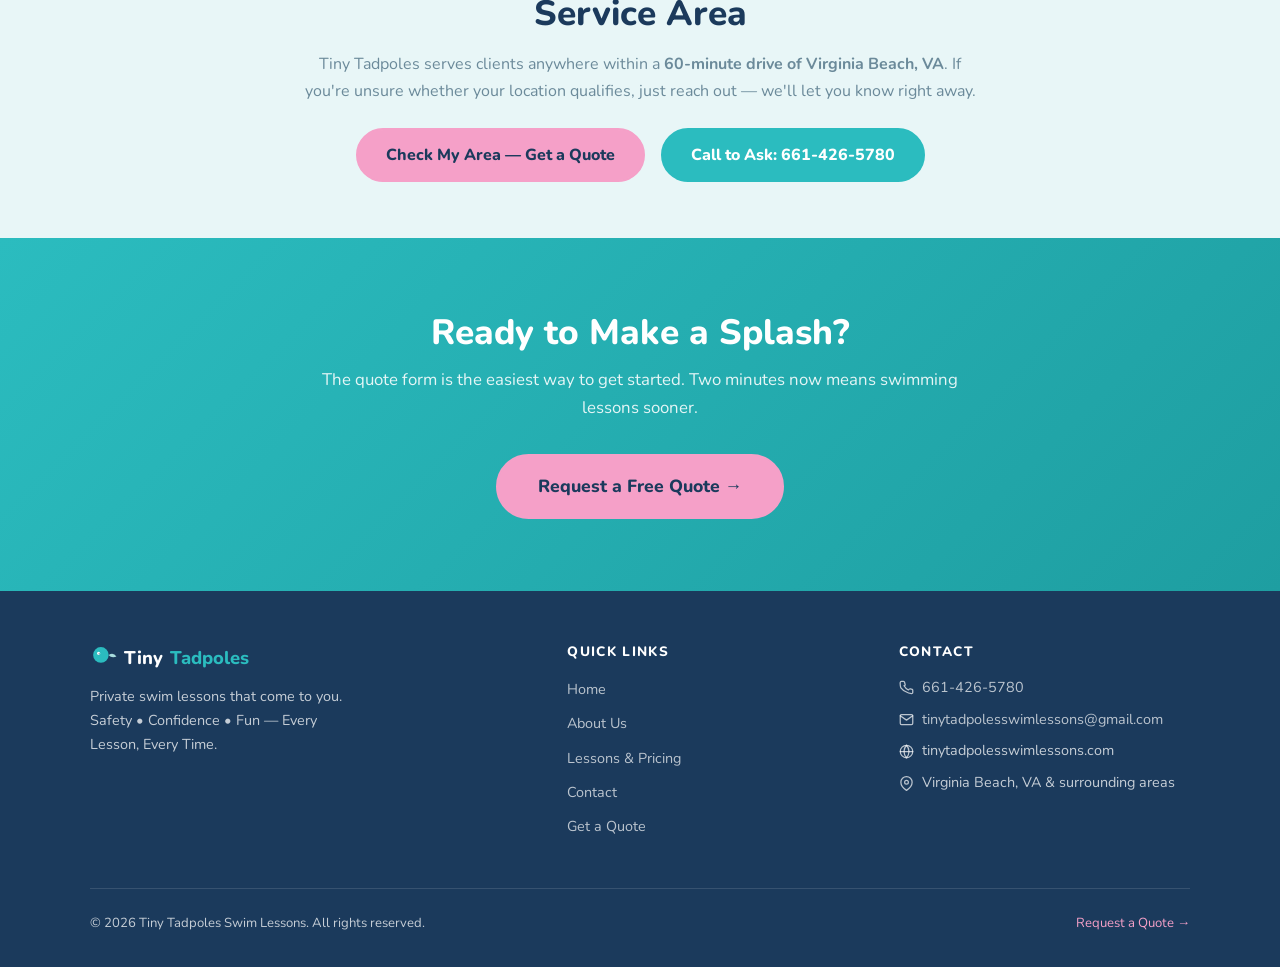
<file: contact.html>
<!DOCTYPE html>
<html lang="en">
<head>
  <meta charset="UTF-8" />
  <meta name="viewport" content="width=device-width, initial-scale=1.0" />
  <title>Contact — Tiny Tadpoles Swim Lessons</title>
  <meta name="description" content="Get in touch with Tiny Tadpoles Swim Lessons. Call, email, or fill out the quote form. Serving Virginia Beach, VA and surrounding areas within 60 minutes." />
  <link rel="preconnect" href="https://fonts.googleapis.com" />
  <link rel="preconnect" href="https://fonts.gstatic.com" crossorigin />
  <link href="https://fonts.googleapis.com/css2?family=Nunito:wght@400;600;700;800;900&display=swap" rel="stylesheet" />
  <link rel="stylesheet" href="styles.css" />
  <link rel="icon" type="image/png" href="favicon.png" />
  <link rel="apple-touch-icon" href="favicon.png" />
</head>
<body>

  <!-- ===== NAV ===== -->
  <nav class="nav" role="navigation" aria-label="Main navigation">
    <div class="container nav-inner">
      <a href="index.html" class="nav-logo" aria-label="Tiny Tadpoles Swim Lessons home">
        <svg viewBox="0 0 36 36" fill="none" xmlns="http://www.w3.org/2000/svg" aria-hidden="true">
          <circle cx="14" cy="14" r="10" fill="#2BBCBF"/>
          <circle cx="11" cy="12" r="2" fill="white"/>
          <circle cx="11.8" cy="12.5" r=".7" fill="#1B3A5C"/>
          <path d="M24 14 Q30 10 34 16 Q30 18 26 16" fill="#A8DCDD"/>
          <path d="M23 17 Q28 20 32 18 Q29 22 25 20" fill="#A8DCDD"/>
          <circle cx="8" cy="8" r="1.2" fill="rgba(255,255,255,.5)"/>
          <circle cx="5" cy="11" r=".8" fill="rgba(255,255,255,.4)"/>
        </svg>
        Tiny <span>Tadpoles</span>
      </a>
      <button class="nav-toggle" id="navToggle" aria-label="Toggle menu" aria-expanded="false">
        <span></span><span></span><span></span>
      </button>
      <ul class="nav-links" id="navLinks" role="list">
        <li><a href="index.html">Home</a></li>
        <li><a href="about.html">About</a></li>
        <li><a href="lessons.html">Lessons</a></li>
        <li><a href="contact.html" class="active" aria-current="page">Contact</a></li>
        <li class="nav-cta"><a href="quote.html" class="btn btn-primary">Get a Quote</a></li>
      </ul>
    </div>
  </nav>

  <!-- ===== PAGE HEADER ===== -->
  <section style="background:linear-gradient(160deg,var(--navy) 0%,#1e5278 100%);padding:56px 0 72px;text-align:center;" aria-label="Page header">
    <div class="container">
      <span class="section-label" style="color:var(--pink);">We'd Love to Hear From You</span>
      <h1 style="color:var(--white);margin-bottom:.75rem;">Get in Touch</h1>
      <p style="color:rgba(255,255,255,.85);margin:0 auto;max-width:50ch;font-size:1.05rem;">Prefer to reach out directly? We're friendly, responsive, and happy to answer any questions before you commit to a thing.</p>
    </div>
    <svg viewBox="0 0 1440 48" preserveAspectRatio="none" style="display:block;width:100%;line-height:0;margin-top:32px;" aria-hidden="true">
      <path d="M0,20 C360,55 1080,-15 1440,20 L1440,48 L0,48 Z" fill="#ffffff"/>
    </svg>
  </section>

  <!-- ===== CONTACT MAIN ===== -->
  <main>
    <section class="section" aria-labelledby="contact-heading">
      <div class="container">
        <div class="contact-grid">

          <!-- Contact Details -->
          <div>
            <span class="section-label">Direct Contact</span>
            <h2 class="section-title" id="contact-heading">Reach Us Directly</h2>
            <p style="color:var(--gray-mid);margin-bottom:2rem;">Call, text, or email anytime — we typically respond within a few hours during the day. No robots, no hold music, just a real person who loves teaching swimming.</p>

            <div class="contact-item">
              <div class="ci-icon" aria-hidden="true"><svg width="22" height="22" viewBox="0 0 24 24" fill="none" stroke="#2BBCBF" stroke-width="2" stroke-linecap="round" stroke-linejoin="round"><path d="M22 16.92v3a2 2 0 01-2.18 2 19.79 19.79 0 01-8.63-3.07A19.5 19.5 0 013.07 12.67 19.79 19.79 0 011.94 4a2 2 0 012-1.84H7a2 2 0 012 1.72c.127.96.361 1.903.7 2.81a2 2 0 01-.45 2.11L8.09 9a16 16 0 006.91 6.91l1.27-1.27a2 2 0 012.11-.45c.907.339 1.85.573 2.81.7A2 2 0 0122 16.92z"/></svg></div>
              <div>
                <h3>Phone &amp; Text</h3>
                <a href="tel:6614265780">661-426-5780</a>
                <p style="margin-top:.25rem;font-size:.85rem;">Call or text — both work great!</p>
              </div>
            </div>

            <div class="contact-item">
              <div class="ci-icon" aria-hidden="true"><svg width="22" height="22" viewBox="0 0 24 24" fill="none" stroke="#2BBCBF" stroke-width="2" stroke-linecap="round" stroke-linejoin="round"><path d="M4 4h16c1.1 0 2 .9 2 2v12c0 1.1-.9 2-2 2H4c-1.1 0-2-.9-2-2V6c0-1.1.9-2 2-2z"/><polyline points="22,6 12,13 2,6"/></svg></div>
              <div>
                <h3>Email</h3>
                <a href="mailto:tinytadpolesswimlessons@gmail.com">tinytadpolesswimlessons@gmail.com</a>
                <p style="margin-top:.25rem;font-size:.85rem;">Expect a reply within 24 hours</p>
              </div>
            </div>

            <div class="contact-item">
              <div class="ci-icon" aria-hidden="true"><svg width="22" height="22" viewBox="0 0 24 24" fill="none" stroke="#2BBCBF" stroke-width="2" stroke-linecap="round" stroke-linejoin="round"><circle cx="12" cy="12" r="10"/><line x1="2" y1="12" x2="22" y2="12"/><path d="M12 2a15.3 15.3 0 014 10 15.3 15.3 0 01-4 10 15.3 15.3 0 01-4-10 15.3 15.3 0 014-10z"/></svg></div>
              <div>
                <h3>Website</h3>
                <a href="https://tinytadpolesswimlessons.com">tinytadpolesswimlessons.com</a>
              </div>
            </div>

            <div class="contact-item">
              <div class="ci-icon" aria-hidden="true"><svg width="22" height="22" viewBox="0 0 24 24" fill="none" stroke="#2BBCBF" stroke-width="2" stroke-linecap="round" stroke-linejoin="round"><path d="M21 10c0 7-9 13-9 13s-9-6-9-13a9 9 0 0118 0z"/><circle cx="12" cy="10" r="3"/></svg></div>
              <div>
                <h3>Service Area</h3>
                <p>We come to you anywhere within a <strong>60-minute drive of Virginia Beach, VA</strong>.</p>
                <p style="margin-top:.25rem;font-size:.85rem;">Not sure if you're in range? Reach out — we'll confirm right away.</p>
              </div>
            </div>

            <div class="contact-item">
              <div class="ci-icon" aria-hidden="true"><svg width="22" height="22" viewBox="0 0 24 24" fill="none" stroke="#2BBCBF" stroke-width="2" stroke-linecap="round" stroke-linejoin="round"><circle cx="12" cy="12" r="10"/><polyline points="12 6 12 12 16 14"/></svg></div>
              <div>
                <h3>Response Time</h3>
                <p>We reply to messages within <strong>24 hours</strong>, usually much sooner. For urgent questions, calling or texting is fastest.</p>
              </div>
            </div>
          </div>

          <!-- Quote Nudge Panel -->
          <div>
            <div style="background:var(--navy);border-radius:var(--radius-lg);padding:2.5rem;color:var(--white);position:sticky;top:84px;">
              <div style="margin-bottom:1rem;" aria-hidden="true"><svg width="40" height="40" viewBox="0 0 24 24" fill="none" stroke="#F5A0C8" stroke-width="2" stroke-linecap="round" stroke-linejoin="round"><path d="M20.84 4.61a5.5 5.5 0 00-7.78 0L12 5.67l-1.06-1.06a5.5 5.5 0 00-7.78 7.78l1.06 1.06L12 21.23l7.78-7.78 1.06-1.06a5.5 5.5 0 000-7.78z"/></svg></div>
              <h2 style="color:var(--white);font-size:1.5rem;margin-bottom:.75rem;">The Fastest Way to Get Started</h2>
              <p style="color:rgba(255,255,255,.82);margin-bottom:1.5rem;">Fill out the free quote form — it takes about 2 minutes and gives us everything we need to set up your first lesson right away.</p>
              <a href="quote.html" class="btn btn-primary btn-lg" style="display:block;text-align:center;">Get a Free Quote →</a>
              <div style="margin-top:1.75rem;padding-top:1.5rem;border-top:1px solid rgba(255,255,255,.15);">
                <p style="color:rgba(255,255,255,.65);font-size:.85rem;margin-bottom:.75rem;">Or reach out directly:</p>
                <a href="tel:6614265780" style="display:flex;align-items:center;gap:.6rem;color:rgba(255,255,255,.85);font-weight:700;margin-bottom:.6rem;font-size:.95rem;">
                  <svg width="16" height="16" viewBox="0 0 24 24" fill="none" stroke="rgba(255,255,255,.85)" stroke-width="2" stroke-linecap="round" stroke-linejoin="round"><path d="M22 16.92v3a2 2 0 01-2.18 2 19.79 19.79 0 01-8.63-3.07A19.5 19.5 0 013.07 12.67 19.79 19.79 0 011.94 4a2 2 0 012-1.84H7a2 2 0 012 1.72c.127.96.361 1.903.7 2.81a2 2 0 01-.45 2.11L8.09 9a16 16 0 006.91 6.91l1.27-1.27a2 2 0 012.11-.45c.907.339 1.85.573 2.81.7A2 2 0 0122 16.92z"/></svg> 661-426-5780
                </a>
                <a href="mailto:tinytadpolesswimlessons@gmail.com" style="display:flex;align-items:center;gap:.6rem;color:rgba(255,255,255,.85);font-weight:700;font-size:.9rem;word-break:break-all;">
                  <svg width="16" height="16" viewBox="0 0 24 24" fill="none" stroke="rgba(255,255,255,.85)" stroke-width="2" stroke-linecap="round" stroke-linejoin="round"><path d="M4 4h16c1.1 0 2 .9 2 2v12c0 1.1-.9 2-2 2H4c-1.1 0-2-.9-2-2V6c0-1.1.9-2 2-2z"/><polyline points="22,6 12,13 2,6"/></svg> tinytadpolesswimlessons@gmail.com
                </a>
              </div>
            </div>
          </div>

        </div>
      </div>
    </section>

    <!-- ===== SERVICE AREA NOTE ===== -->
    <section style="background:var(--aqua-bg);padding:56px 0;" aria-labelledby="service-area">
      <div class="container text-center" style="max-width:700px;">
        <span class="section-label">Where We Teach</span>
        <h2 class="section-title" id="service-area">Service Area</h2>
        <p style="color:var(--gray-mid);margin:0 auto 1.5rem;">
          Tiny Tadpoles serves clients anywhere within a <strong>60-minute drive of Virginia Beach, VA</strong>. If you're unsure whether your location qualifies, just reach out — we'll let you know right away.
        </p>
        <div style="display:flex;gap:1rem;justify-content:center;flex-wrap:wrap;">
          <a href="quote.html" class="btn btn-primary">Check My Area — Get a Quote</a>
          <a href="tel:6614265780" class="btn btn-secondary">Call to Ask: 661-426-5780</a>
        </div>
      </div>
    </section>
  </main>

  <!-- ===== CTA BANNER ===== -->
  <section class="cta-banner" aria-labelledby="contact-cta">
    <div class="container">
      <h2 id="contact-cta">Ready to Make a Splash?</h2>
      <p>The quote form is the easiest way to get started. Two minutes now means swimming lessons sooner.</p>
      <a href="quote.html" class="btn btn-primary btn-lg">Request a Free Quote →</a>
    </div>
  </section>

  <!-- ===== FOOTER ===== -->
  <footer class="footer" role="contentinfo">
    <div class="container">
      <div class="footer-grid">
        <div class="footer-brand">
          <div class="footer-logo">
            <svg width="28" height="28" viewBox="0 0 36 36" fill="none" aria-hidden="true">
              <circle cx="14" cy="14" r="10" fill="#2BBCBF"/>
              <circle cx="11" cy="12" r="2" fill="white"/>
              <circle cx="11.8" cy="12.5" r=".7" fill="#1B3A5C"/>
              <path d="M24 14 Q30 10 34 16 Q30 18 26 16" fill="#A8DCDD"/>
            </svg>
            Tiny <span>Tadpoles</span>
          </div>
          <p>Private swim lessons that come to you. Safety • Confidence • Fun — Every Lesson, Every Time.</p>
        </div>
        <div>
          <h4>Quick Links</h4>
          <ul>
            <li><a href="index.html">Home</a></li>
            <li><a href="about.html">About Us</a></li>
            <li><a href="lessons.html">Lessons &amp; Pricing</a></li>
            <li><a href="contact.html">Contact</a></li>
            <li><a href="quote.html">Get a Quote</a></li>
          </ul>
        </div>
        <div>
          <h4>Contact</h4>
          <ul class="footer-contact">
            <li><svg width="15" height="15" viewBox="0 0 24 24" fill="none" stroke="rgba(255,255,255,.7)" stroke-width="2" stroke-linecap="round" stroke-linejoin="round"><path d="M22 16.92v3a2 2 0 01-2.18 2 19.79 19.79 0 01-8.63-3.07A19.5 19.5 0 013.07 12.67 19.79 19.79 0 011.94 4a2 2 0 012-1.84H7a2 2 0 012 1.72c.127.96.361 1.903.7 2.81a2 2 0 01-.45 2.11L8.09 9a16 16 0 006.91 6.91l1.27-1.27a2 2 0 012.11-.45c.907.339 1.85.573 2.81.7A2 2 0 0122 16.92z"/></svg> <a href="tel:6614265780">661-426-5780</a></li>
            <li><svg width="15" height="15" viewBox="0 0 24 24" fill="none" stroke="rgba(255,255,255,.7)" stroke-width="2" stroke-linecap="round" stroke-linejoin="round"><path d="M4 4h16c1.1 0 2 .9 2 2v12c0 1.1-.9 2-2 2H4c-1.1 0-2-.9-2-2V6c0-1.1.9-2 2-2z"/><polyline points="22,6 12,13 2,6"/></svg> <a href="mailto:tinytadpolesswimlessons@gmail.com">tinytadpolesswimlessons@gmail.com</a></li>
            <li><svg width="15" height="15" viewBox="0 0 24 24" fill="none" stroke="rgba(255,255,255,.7)" stroke-width="2" stroke-linecap="round" stroke-linejoin="round"><circle cx="12" cy="12" r="10"/><line x1="2" y1="12" x2="22" y2="12"/><path d="M12 2a15.3 15.3 0 014 10 15.3 15.3 0 01-4 10 15.3 15.3 0 01-4-10 15.3 15.3 0 014-10z"/></svg> tinytadpolesswimlessons.com</li>
            <li><svg width="15" height="15" viewBox="0 0 24 24" fill="none" stroke="rgba(255,255,255,.7)" stroke-width="2" stroke-linecap="round" stroke-linejoin="round"><path d="M21 10c0 7-9 13-9 13s-9-6-9-13a9 9 0 0118 0z"/><circle cx="12" cy="10" r="3"/></svg> Virginia Beach, VA &amp; surrounding areas</li>
          </ul>
        </div>
      </div>
      <div class="footer-bottom">
        <p>© <span id="year"></span> Tiny Tadpoles Swim Lessons. All rights reserved.</p>
        <a href="quote.html">Request a Quote →</a>
      </div>
    </div>
  </footer>

  <script>
    document.getElementById('year').textContent = new Date().getFullYear();
    const toggle = document.getElementById('navToggle');
    const links  = document.getElementById('navLinks');
    toggle.addEventListener('click', () => {
      const open = links.classList.toggle('open');
      toggle.classList.toggle('open', open);
      toggle.setAttribute('aria-expanded', open);
    });
    links.querySelectorAll('a').forEach(a => {
      a.addEventListener('click', () => {
        links.classList.remove('open');
        toggle.classList.remove('open');
        toggle.setAttribute('aria-expanded', false);
      });
    });
  </script>
</body>
</html>
</file>
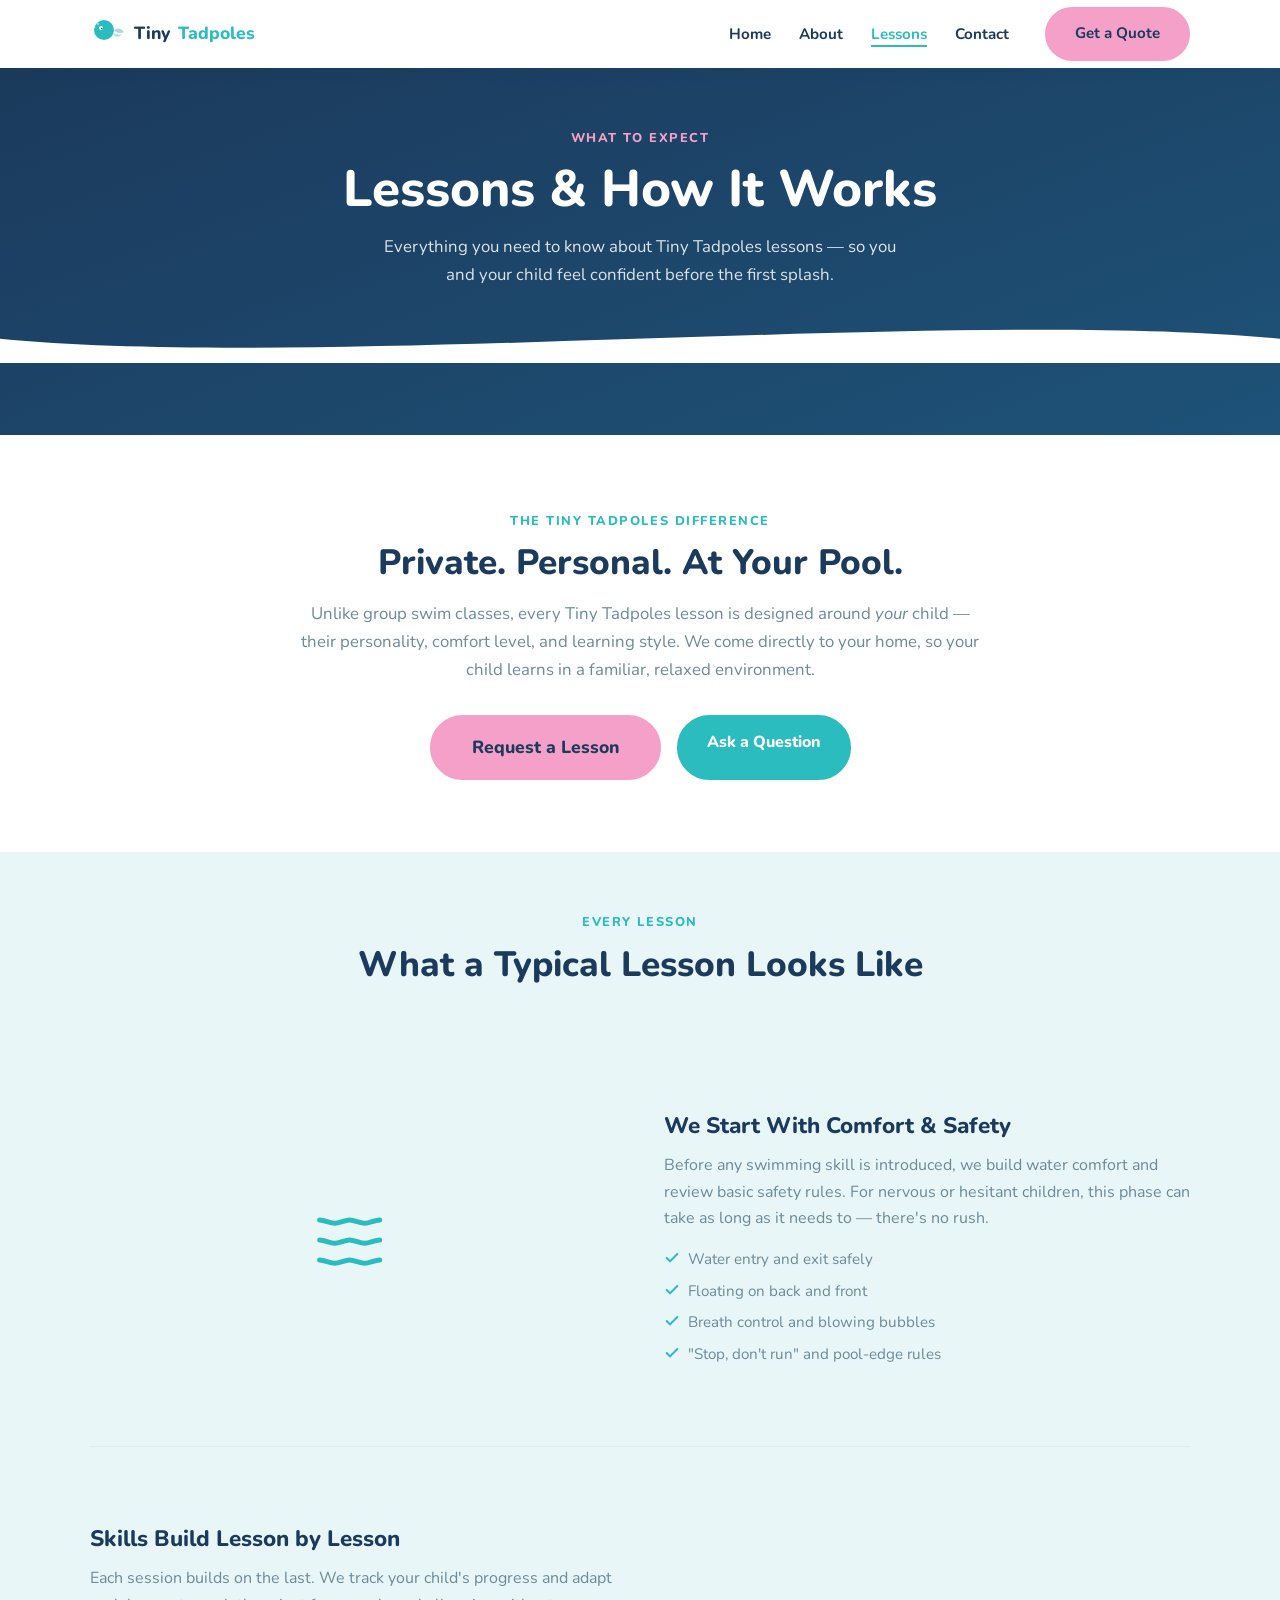
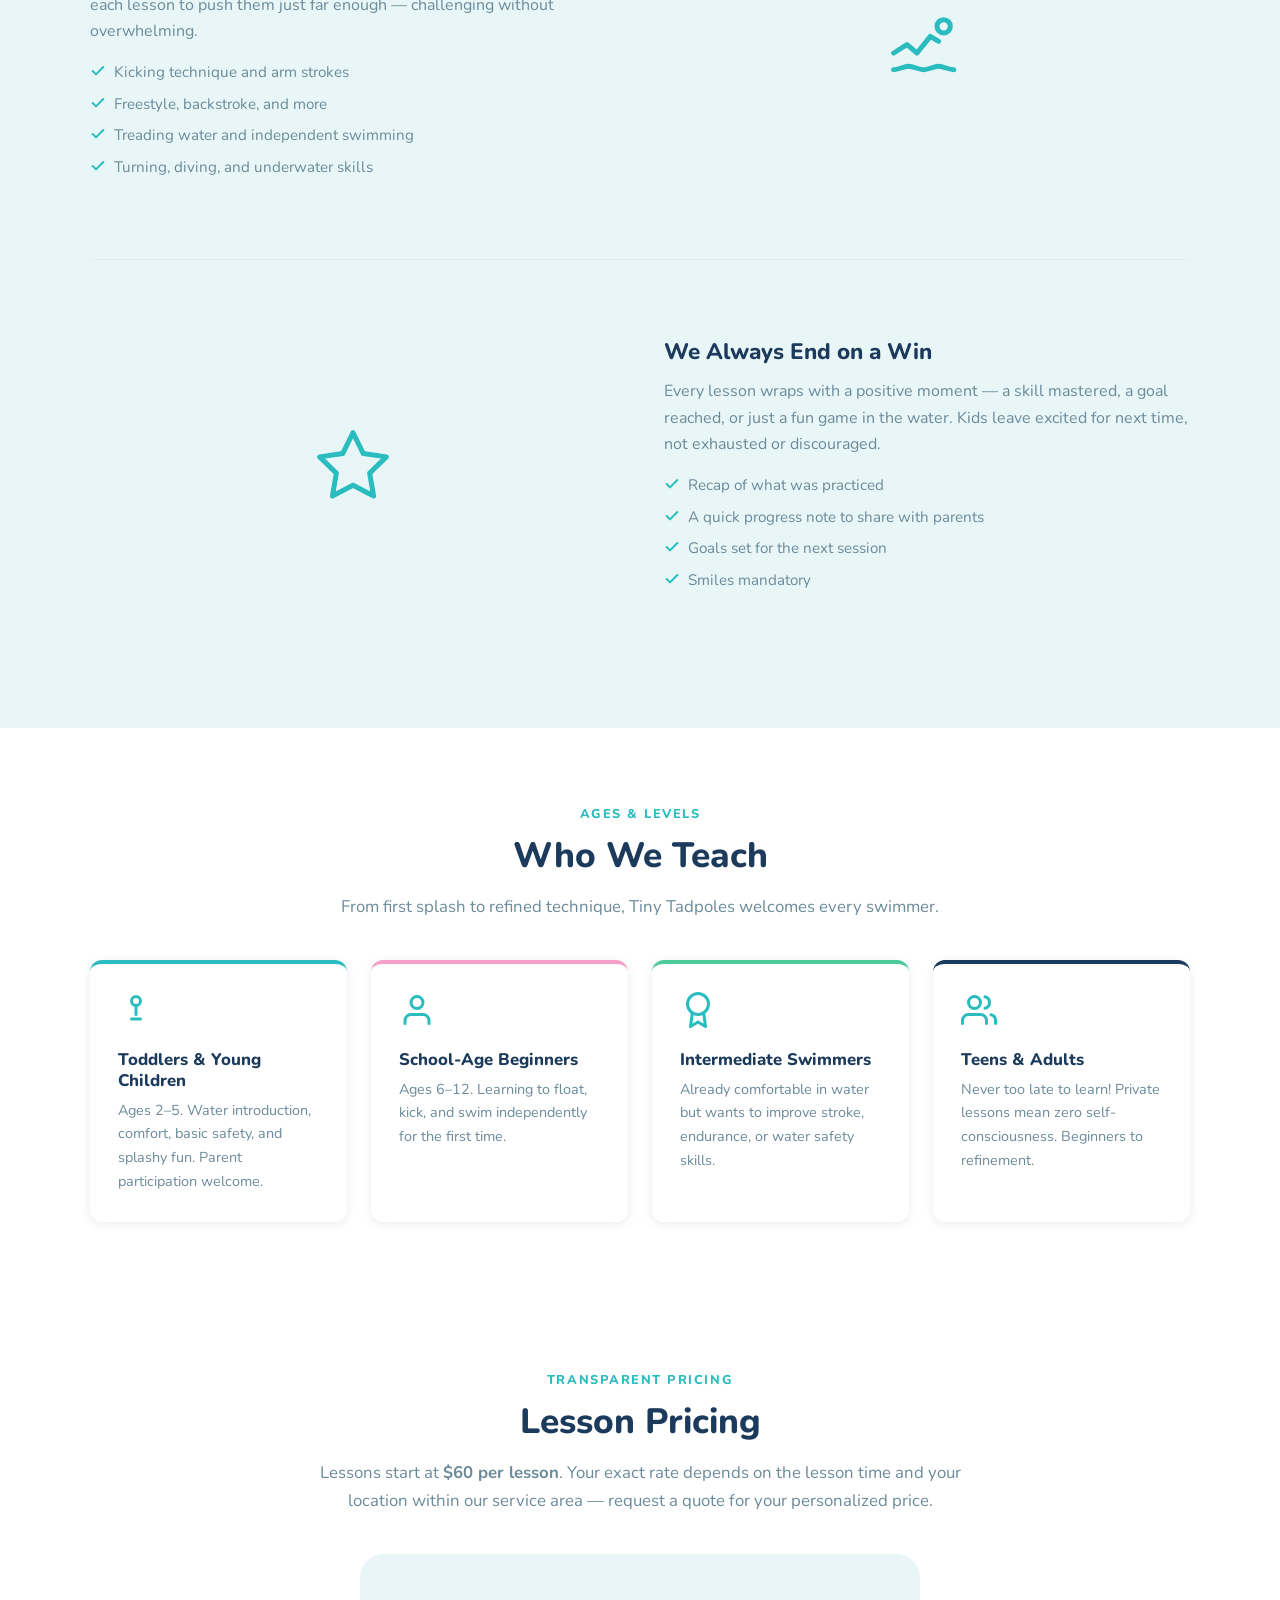
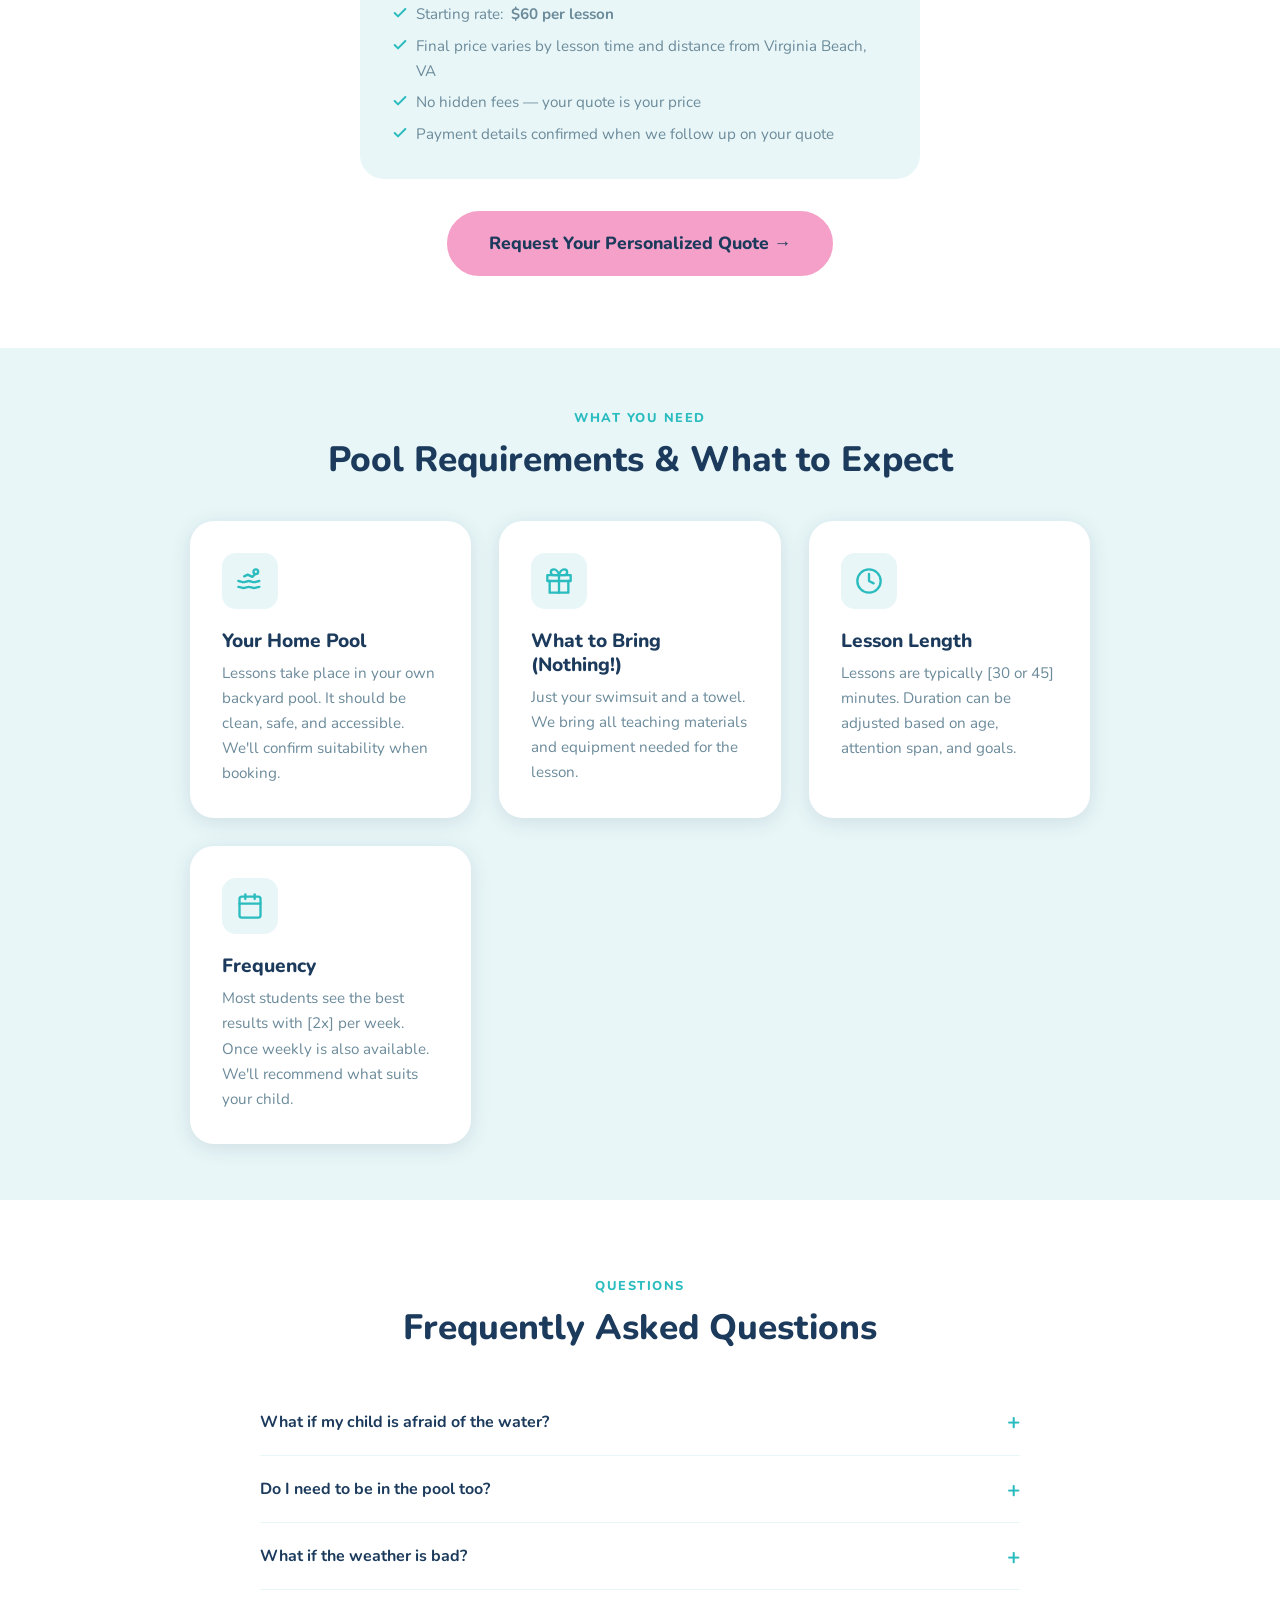
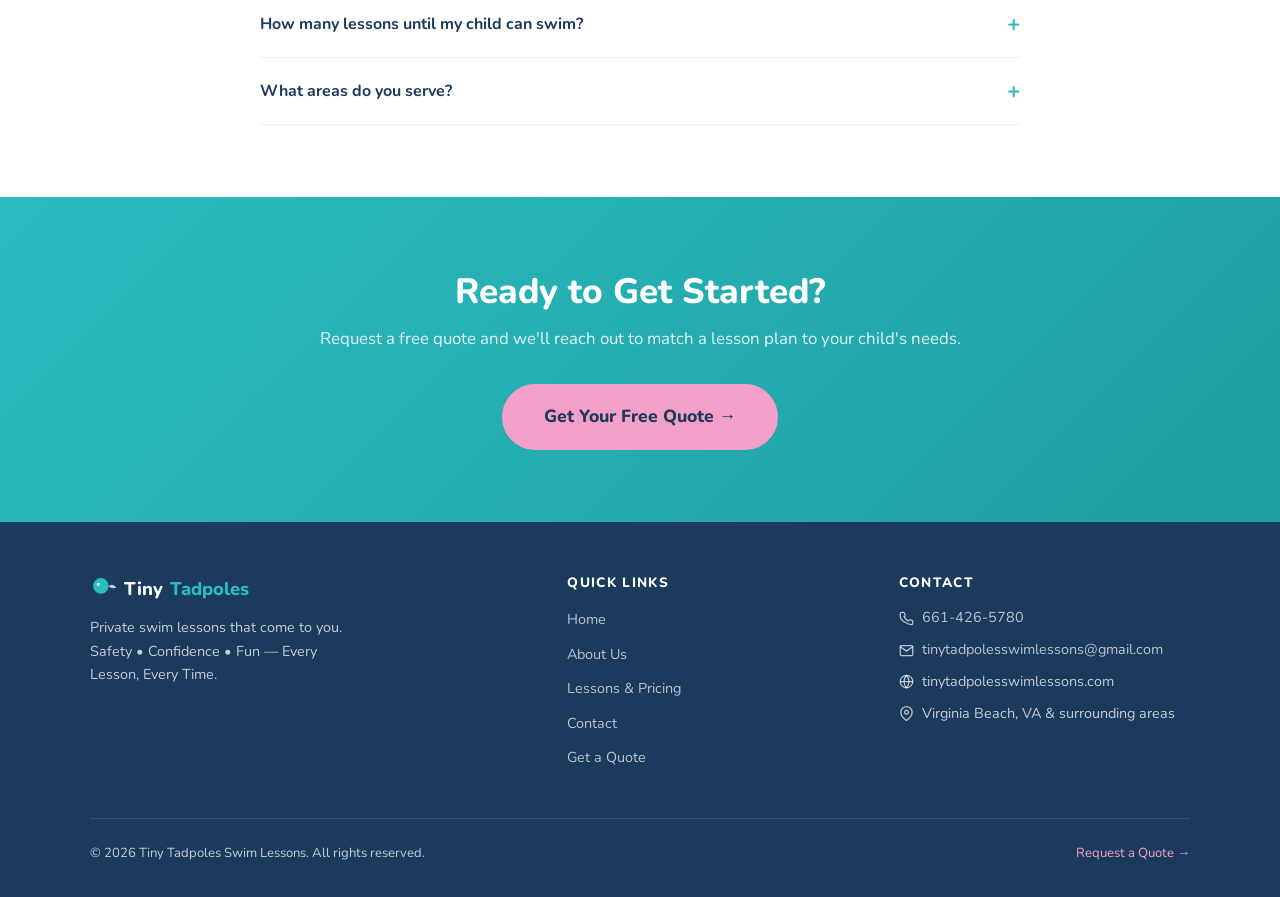
<file: lessons.html>
<!DOCTYPE html>
<html lang="en">
<head>
  <meta charset="UTF-8" />
  <meta name="viewport" content="width=device-width, initial-scale=1.0" />
  <title>Lessons & How It Works — Tiny Tadpoles Swim Lessons</title>
  <meta name="description" content="Private swim lessons at your home pool. Learn what a typical lesson looks like, who we teach, and what to expect. All ages and skill levels welcome." />
  <link rel="preconnect" href="https://fonts.googleapis.com" />
  <link rel="preconnect" href="https://fonts.gstatic.com" crossorigin />
  <link href="https://fonts.googleapis.com/css2?family=Nunito:wght@400;600;700;800;900&display=swap" rel="stylesheet" />
  <link rel="stylesheet" href="styles.css" />
  <link rel="icon" type="image/png" href="favicon.png" />
  <link rel="apple-touch-icon" href="favicon.png" />
</head>
<body>

  <!-- ===== NAV ===== -->
  <nav class="nav" role="navigation" aria-label="Main navigation">
    <div class="container nav-inner">
      <a href="index.html" class="nav-logo" aria-label="Tiny Tadpoles Swim Lessons home">
        <svg viewBox="0 0 36 36" fill="none" xmlns="http://www.w3.org/2000/svg" aria-hidden="true">
          <circle cx="14" cy="14" r="10" fill="#2BBCBF"/>
          <circle cx="11" cy="12" r="2" fill="white"/>
          <circle cx="11.8" cy="12.5" r=".7" fill="#1B3A5C"/>
          <path d="M24 14 Q30 10 34 16 Q30 18 26 16" fill="#A8DCDD"/>
          <path d="M23 17 Q28 20 32 18 Q29 22 25 20" fill="#A8DCDD"/>
          <circle cx="8" cy="8" r="1.2" fill="rgba(255,255,255,.5)"/>
          <circle cx="5" cy="11" r=".8" fill="rgba(255,255,255,.4)"/>
        </svg>
        Tiny <span>Tadpoles</span>
      </a>
      <button class="nav-toggle" id="navToggle" aria-label="Toggle menu" aria-expanded="false">
        <span></span><span></span><span></span>
      </button>
      <ul class="nav-links" id="navLinks" role="list">
        <li><a href="index.html">Home</a></li>
        <li><a href="about.html">About</a></li>
        <li><a href="lessons.html" class="active" aria-current="page">Lessons</a></li>
        <li><a href="contact.html">Contact</a></li>
        <li class="nav-cta"><a href="quote.html" class="btn btn-primary">Get a Quote</a></li>
      </ul>
    </div>
  </nav>

  <!-- ===== PAGE HEADER ===== -->
  <section style="background:linear-gradient(160deg,var(--navy) 0%,#1e5278 100%);padding:56px 0 72px;text-align:center;" aria-label="Page header">
    <div class="container">
      <span class="section-label" style="color:var(--pink);">What to Expect</span>
      <h1 style="color:var(--white);margin-bottom:.75rem;">Lessons &amp; How It Works</h1>
      <p style="color:rgba(255,255,255,.85);margin:0 auto;max-width:54ch;font-size:1.05rem;">Everything you need to know about Tiny Tadpoles lessons — so you and your child feel confident before the first splash.</p>
    </div>
    <svg viewBox="0 0 1440 48" preserveAspectRatio="none" style="display:block;width:100%;line-height:0;margin-top:32px;" aria-hidden="true">
      <path d="M0,20 C360,55 1080,-15 1440,20 L1440,48 L0,48 Z" fill="#ffffff"/>
    </svg>
  </section>

  <!-- ===== INTRO ===== -->
  <section class="section" aria-labelledby="lessons-intro">
    <div class="container text-center">
      <span class="section-label">The Tiny Tadpoles Difference</span>
      <h2 class="section-title" id="lessons-intro">Private. Personal. At Your Pool.</h2>
      <p class="section-subtitle" style="margin:0 auto 2rem;">Unlike group swim classes, every Tiny Tadpoles lesson is designed around <em>your</em> child — their personality, comfort level, and learning style. We come directly to your home, so your child learns in a familiar, relaxed environment.</p>
      <div style="display:flex;gap:1rem;justify-content:center;flex-wrap:wrap;">
        <a href="quote.html" class="btn btn-primary btn-lg">Request a Lesson</a>
        <a href="contact.html" class="btn btn-secondary">Ask a Question</a>
      </div>
    </div>
  </section>

  <!-- ===== LESSON FEATURES ===== -->
  <section style="background:var(--aqua-bg);padding:56px 0;" aria-labelledby="features-heading">
    <div class="container">
      <div class="text-center" style="margin-bottom:3rem;">
        <span class="section-label">Every Lesson</span>
        <h2 class="section-title" id="features-heading">What a Typical Lesson Looks Like</h2>
      </div>

      <div class="lesson-feature">
        <div class="feature-visual" aria-hidden="true"><svg width="80" height="80" viewBox="0 0 24 24" fill="none" stroke="#2BBCBF" stroke-width="1.5" stroke-linecap="round" stroke-linejoin="round"><path d="M2 6c1.5 0 3 1 4.5 1s3-1 4.5-1 3 1 4.5 1 3-1 4.5-1"/><path d="M2 12c1.5 0 3 1 4.5 1s3-1 4.5-1 3 1 4.5 1 3-1 4.5-1"/><path d="M2 18c1.5 0 3 1 4.5 1s3-1 4.5-1 3 1 4.5 1 3-1 4.5-1"/></svg></div>
        <div>
          <h3>We Start With Comfort &amp; Safety</h3>
          <p style="color:var(--gray-mid);margin-bottom:1rem;">Before any swimming skill is introduced, we build water comfort and review basic safety rules. For nervous or hesitant children, this phase can take as long as it needs to — there's no rush.</p>
          <ul class="check-list">
            <li>Water entry and exit safely</li>
            <li>Floating on back and front</li>
            <li>Breath control and blowing bubbles</li>
            <li>"Stop, don't run" and pool-edge rules</li>
          </ul>
        </div>
      </div>

      <div class="lesson-feature flip">
        <div class="feature-visual" aria-hidden="true"><svg width="80" height="80" viewBox="0 0 24 24" fill="none" stroke="#2BBCBF" stroke-width="1.5" stroke-linecap="round" stroke-linejoin="round"><circle cx="17" cy="4" r="2"/><path d="M15.5 8.5L13 7l-4 5-3-2.5-4 2.5"/><path d="M2 17c1.5 0 3-1 4.5-1s3 1 4.5 1 3-1 4.5-1 3 1 4.5 1"/></svg></div>
        <div>
          <h3>Skills Build Lesson by Lesson</h3>
          <p style="color:var(--gray-mid);margin-bottom:1rem;">Each session builds on the last. We track your child's progress and adapt each lesson to push them just far enough — challenging without overwhelming.</p>
          <ul class="check-list">
            <li>Kicking technique and arm strokes</li>
            <li>Freestyle, backstroke, and more</li>
            <li>Treading water and independent swimming</li>
            <li>Turning, diving, and underwater skills</li>
          </ul>
        </div>
      </div>

      <div class="lesson-feature">
        <div class="feature-visual" aria-hidden="true"><svg width="80" height="80" viewBox="0 0 24 24" fill="none" stroke="#2BBCBF" stroke-width="1.5" stroke-linecap="round" stroke-linejoin="round"><polygon points="12 2 15.09 8.26 22 9.27 17 14.14 18.18 21.02 12 17.77 5.82 21.02 7 14.14 2 9.27 8.91 8.26 12 2"/></svg></div>
        <div>
          <h3>We Always End on a Win</h3>
          <p style="color:var(--gray-mid);margin-bottom:1rem;">Every lesson wraps with a positive moment — a skill mastered, a goal reached, or just a fun game in the water. Kids leave excited for next time, not exhausted or discouraged.</p>
          <ul class="check-list">
            <li>Recap of what was practiced</li>
            <li>A quick progress note to share with parents</li>
            <li>Goals set for the next session</li>
            <li>Smiles mandatory</li>
          </ul>
        </div>
      </div>
    </div>
  </section>

  <!-- ===== WHO WE TEACH ===== -->
  <section class="section" aria-labelledby="who-we-teach">
    <div class="container">
      <div class="text-center" style="margin-bottom:2rem;">
        <span class="section-label">Ages &amp; Levels</span>
        <h2 class="section-title" id="who-we-teach">Who We Teach</h2>
        <p class="section-subtitle">From first splash to refined technique, Tiny Tadpoles welcomes every swimmer.</p>
      </div>
      <div class="levels-grid">
        <div class="level-card">
          <div style="margin-bottom:.75rem;" aria-hidden="true"><svg width="36" height="36" viewBox="0 0 24 24" fill="none" stroke="#2BBCBF" stroke-width="2" stroke-linecap="round" stroke-linejoin="round"><circle cx="12" cy="6" r="3"/><path d="M12 9v6m-3 3h6"/></svg></div>
          <h3>Toddlers &amp; Young Children</h3>
          <p>Ages 2–5. Water introduction, comfort, basic safety, and splashy fun. Parent participation welcome.</p>
        </div>
        <div class="level-card" style="border-top-color:var(--pink);">
          <div style="margin-bottom:.75rem;" aria-hidden="true"><svg width="36" height="36" viewBox="0 0 24 24" fill="none" stroke="#2BBCBF" stroke-width="2" stroke-linecap="round" stroke-linejoin="round"><path d="M20 21v-2a4 4 0 00-4-4H8a4 4 0 00-4 4v2"/><circle cx="12" cy="7" r="4"/></svg></div>
          <h3>School-Age Beginners</h3>
          <p>Ages 6–12. Learning to float, kick, and swim independently for the first time.</p>
        </div>
        <div class="level-card" style="border-top-color:#4ec99a;">
          <div style="margin-bottom:.75rem;" aria-hidden="true"><svg width="36" height="36" viewBox="0 0 24 24" fill="none" stroke="#2BBCBF" stroke-width="2" stroke-linecap="round" stroke-linejoin="round"><circle cx="12" cy="8" r="7"/><polyline points="8.21 13.89 7 23 12 20 17 23 15.79 13.88"/></svg></div>
          <h3>Intermediate Swimmers</h3>
          <p>Already comfortable in water but wants to improve stroke, endurance, or water safety skills.</p>
        </div>
        <div class="level-card" style="border-top-color:var(--navy);">
          <div style="margin-bottom:.75rem;" aria-hidden="true"><svg width="36" height="36" viewBox="0 0 24 24" fill="none" stroke="#2BBCBF" stroke-width="2" stroke-linecap="round" stroke-linejoin="round"><path d="M17 21v-2a4 4 0 00-4-4H5a4 4 0 00-4 4v2"/><circle cx="9" cy="7" r="4"/><path d="M23 21v-2a4 4 0 00-3-3.87"/><path d="M16 3.13a4 4 0 010 7.75"/></svg></div>
          <h3>Teens &amp; Adults</h3>
          <p>Never too late to learn! Private lessons mean zero self-consciousness. Beginners to refinement.</p>
        </div>
      </div>
    </div>
  </section>

  <!-- ===== PRICING ===== -->
  <section class="section" aria-labelledby="pricing-heading">
    <div class="container text-center" style="max-width:700px;">
      <span class="section-label">Transparent Pricing</span>
      <h2 class="section-title" id="pricing-heading">Lesson Pricing</h2>
      <p class="section-subtitle">Lessons start at <strong>$60 per lesson</strong>. Your exact rate depends on the lesson time and your location within our service area — request a quote for your personalized price.</p>
      <div style="background:var(--aqua-bg);border-radius:var(--radius-lg);padding:2rem;margin:2rem auto;text-align:left;max-width:560px;">
        <ul class="check-list">
          <li>Starting rate: <strong>$60 per lesson</strong></li>
          <li>Final price varies by lesson time and distance from Virginia Beach, VA</li>
          <li>No hidden fees — your quote is your price</li>
          <li>Payment details confirmed when we follow up on your quote</li>
        </ul>
      </div>
      <a href="quote.html" class="btn btn-primary btn-lg">Request Your Personalized Quote →</a>
    </div>
  </section>

  <!-- ===== REQUIREMENTS ===== -->
  <section style="background:var(--aqua-bg);padding:56px 0;" aria-labelledby="requirements">
    <div class="container">
      <div class="text-center" style="margin-bottom:2.5rem;">
        <span class="section-label">What You Need</span>
        <h2 class="section-title" id="requirements">Pool Requirements &amp; What to Expect</h2>
      </div>
      <div class="cards-grid" style="max-width:900px;margin:0 auto;">
        <div class="card">
          <div class="card-icon" aria-hidden="true"><svg width="28" height="28" viewBox="0 0 24 24" fill="none" stroke="#2BBCBF" stroke-width="2" stroke-linecap="round" stroke-linejoin="round"><path d="M2 12c1.5 0 3 1 4.5 1s3-1 4.5-1 3 1 4.5 1 3-1 4.5-1"/><path d="M2 17c1.5 0 3 1 4.5 1s3-1 4.5-1 3 1 4.5 1 3-1 4.5-1"/><circle cx="17" cy="4" r="2"/><path d="M16 6.5l-2 2-4-2-3 1.5"/></svg></div>
          <h3>Your Home Pool</h3>
          <p>Lessons take place in your own backyard pool. It should be clean, safe, and accessible. We'll confirm suitability when booking.</p>
        </div>
        <div class="card">
          <div class="card-icon" aria-hidden="true"><svg width="28" height="28" viewBox="0 0 24 24" fill="none" stroke="#2BBCBF" stroke-width="2" stroke-linecap="round" stroke-linejoin="round"><path d="M20 12V22H4V12"/><path d="M22 7H2v5h20V7z"/><path d="M12 22V7"/><path d="M12 7H7.5a2.5 2.5 0 010-5C11 2 12 7 12 7z"/><path d="M12 7h4.5a2.5 2.5 0 000-5C13 2 12 7 12 7z"/></svg></div>
          <h3>What to Bring (Nothing!)</h3>
          <p>Just your swimsuit and a towel. We bring all teaching materials and equipment needed for the lesson.</p>
        </div>
        <div class="card">
          <div class="card-icon" aria-hidden="true"><svg width="28" height="28" viewBox="0 0 24 24" fill="none" stroke="#2BBCBF" stroke-width="2" stroke-linecap="round" stroke-linejoin="round"><circle cx="12" cy="12" r="10"/><polyline points="12 6 12 12 16 14"/></svg></div>
          <h3>Lesson Length</h3>
          <p>Lessons are typically [30 or 45] minutes. Duration can be adjusted based on age, attention span, and goals.</p>
        </div>
        <div class="card">
          <div class="card-icon" aria-hidden="true"><svg width="28" height="28" viewBox="0 0 24 24" fill="none" stroke="#2BBCBF" stroke-width="2" stroke-linecap="round" stroke-linejoin="round"><rect x="3" y="4" width="18" height="18" rx="2" ry="2"/><line x1="16" y1="2" x2="16" y2="6"/><line x1="8" y1="2" x2="8" y2="6"/><line x1="3" y1="10" x2="21" y2="10"/></svg></div>
          <h3>Frequency</h3>
          <p>Most students see the best results with [2x] per week. Once weekly is also available. We'll recommend what suits your child.</p>
        </div>
      </div>
    </div>
  </section>

  <!-- ===== FAQ ===== -->
  <section class="section" aria-labelledby="faq">
    <div class="container" style="max-width:760px;">
      <div class="text-center" style="margin-bottom:2.5rem;">
        <span class="section-label">Questions</span>
        <h2 class="section-title" id="faq">Frequently Asked Questions</h2>
      </div>
      <div id="faq-list">
        <div class="faq-item">
          <button class="faq-q" aria-expanded="false">What if my child is afraid of the water?</button>
          <div class="faq-a" hidden><p>That's exactly who Tiny Tadpoles is designed for. We're patient, calm, and experienced with hesitant swimmers. We never rush or pressure — we let each child set the pace until they're comfortable and ready to progress.</p></div>
        </div>
        <div class="faq-item">
          <button class="faq-q" aria-expanded="false">Do I need to be in the pool too?</button>
          <div class="faq-a" hidden><p>Not required — but parents are absolutely welcome to be poolside or even in the water for young toddlers. Many younger children feel more comfortable with a parent nearby at first.</p></div>
        </div>
        <div class="faq-item">
          <button class="faq-q" aria-expanded="false">What if the weather is bad?</button>
          <div class="faq-a" hidden><p>Safety first! Lessons will be rescheduled in the event of lightning, strong wind, or extreme temperatures. We'll contact you as soon as possible to find a replacement time.</p></div>
        </div>
        <div class="faq-item">
          <button class="faq-q" aria-expanded="false">How many lessons until my child can swim?</button>
          <div class="faq-a" hidden><p>Every child is different. Some make remarkable progress in just a few sessions; others benefit from a longer, slower journey. We'll give you an honest assessment after the first lesson.</p></div>
        </div>
        <div class="faq-item">
          <button class="faq-q" aria-expanded="false">What areas do you serve?</button>
          <div class="faq-a" hidden><p>We come to you anywhere within a 60-minute drive of Virginia Beach, VA. Not sure if you're in range? Fill out the quote form and include your address — we'll confirm right away.</p></div>
        </div>
      </div>
    </div>
  </section>

  <!-- ===== CTA BANNER ===== -->
  <section class="cta-banner" aria-labelledby="lessons-cta">
    <div class="container">
      <h2 id="lessons-cta">Ready to Get Started?</h2>
      <p>Request a free quote and we'll reach out to match a lesson plan to your child's needs.</p>
      <a href="quote.html" class="btn btn-primary btn-lg">Get Your Free Quote →</a>
    </div>
  </section>

  <!-- ===== FOOTER ===== -->
  <footer class="footer" role="contentinfo">
    <div class="container">
      <div class="footer-grid">
        <div class="footer-brand">
          <div class="footer-logo">
            <svg width="28" height="28" viewBox="0 0 36 36" fill="none" aria-hidden="true">
              <circle cx="14" cy="14" r="10" fill="#2BBCBF"/>
              <circle cx="11" cy="12" r="2" fill="white"/>
              <circle cx="11.8" cy="12.5" r=".7" fill="#1B3A5C"/>
              <path d="M24 14 Q30 10 34 16 Q30 18 26 16" fill="#A8DCDD"/>
            </svg>
            Tiny <span>Tadpoles</span>
          </div>
          <p>Private swim lessons that come to you. Safety • Confidence • Fun — Every Lesson, Every Time.</p>
        </div>
        <div>
          <h4>Quick Links</h4>
          <ul>
            <li><a href="index.html">Home</a></li>
            <li><a href="about.html">About Us</a></li>
            <li><a href="lessons.html">Lessons &amp; Pricing</a></li>
            <li><a href="contact.html">Contact</a></li>
            <li><a href="quote.html">Get a Quote</a></li>
          </ul>
        </div>
        <div>
          <h4>Contact</h4>
          <ul class="footer-contact">
            <li><svg width="15" height="15" viewBox="0 0 24 24" fill="none" stroke="rgba(255,255,255,.7)" stroke-width="2" stroke-linecap="round" stroke-linejoin="round"><path d="M22 16.92v3a2 2 0 01-2.18 2 19.79 19.79 0 01-8.63-3.07A19.5 19.5 0 013.07 12.67 19.79 19.79 0 011.94 4a2 2 0 012-1.84H7a2 2 0 012 1.72c.127.96.361 1.903.7 2.81a2 2 0 01-.45 2.11L8.09 9a16 16 0 006.91 6.91l1.27-1.27a2 2 0 012.11-.45c.907.339 1.85.573 2.81.7A2 2 0 0122 16.92z"/></svg> <a href="tel:6614265780">661-426-5780</a></li>
            <li><svg width="15" height="15" viewBox="0 0 24 24" fill="none" stroke="rgba(255,255,255,.7)" stroke-width="2" stroke-linecap="round" stroke-linejoin="round"><path d="M4 4h16c1.1 0 2 .9 2 2v12c0 1.1-.9 2-2 2H4c-1.1 0-2-.9-2-2V6c0-1.1.9-2 2-2z"/><polyline points="22,6 12,13 2,6"/></svg> <a href="mailto:tinytadpolesswimlessons@gmail.com">tinytadpolesswimlessons@gmail.com</a></li>
            <li><svg width="15" height="15" viewBox="0 0 24 24" fill="none" stroke="rgba(255,255,255,.7)" stroke-width="2" stroke-linecap="round" stroke-linejoin="round"><circle cx="12" cy="12" r="10"/><line x1="2" y1="12" x2="22" y2="12"/><path d="M12 2a15.3 15.3 0 014 10 15.3 15.3 0 01-4 10 15.3 15.3 0 01-4-10 15.3 15.3 0 014-10z"/></svg> tinytadpolesswimlessons.com</li>
            <li><svg width="15" height="15" viewBox="0 0 24 24" fill="none" stroke="rgba(255,255,255,.7)" stroke-width="2" stroke-linecap="round" stroke-linejoin="round"><path d="M21 10c0 7-9 13-9 13s-9-6-9-13a9 9 0 0118 0z"/><circle cx="12" cy="10" r="3"/></svg> Virginia Beach, VA &amp; surrounding areas</li>
          </ul>
        </div>
      </div>
      <div class="footer-bottom">
        <p>© <span id="year"></span> Tiny Tadpoles Swim Lessons. All rights reserved.</p>
        <a href="quote.html">Request a Quote →</a>
      </div>
    </div>
  </footer>

  <style>
    .faq-item { border-bottom: 1px solid var(--aqua-bg); }
    .faq-q {
      width: 100%; text-align: left; background: none; border: none;
      padding: 1.1rem 0; font-family: var(--font); font-size: 1rem;
      font-weight: 700; color: var(--navy); cursor: pointer;
      display: flex; justify-content: space-between; align-items: center;
      gap: 1rem;
    }
    .faq-q::after { content: '+'; font-size: 1.4rem; color: var(--teal); flex-shrink: 0; transition: transform .25s; }
    .faq-q[aria-expanded="true"]::after { transform: rotate(45deg); }
    .faq-a { padding: 0 0 1.1rem; }
    .faq-a p { color: var(--gray-mid); }
  </style>

  <script>
    document.getElementById('year').textContent = new Date().getFullYear();

    // Nav toggle
    const toggle = document.getElementById('navToggle');
    const links  = document.getElementById('navLinks');
    toggle.addEventListener('click', () => {
      const open = links.classList.toggle('open');
      toggle.classList.toggle('open', open);
      toggle.setAttribute('aria-expanded', open);
    });
    links.querySelectorAll('a').forEach(a => {
      a.addEventListener('click', () => {
        links.classList.remove('open');
        toggle.classList.remove('open');
        toggle.setAttribute('aria-expanded', false);
      });
    });

    // FAQ accordion
    document.querySelectorAll('.faq-q').forEach(btn => {
      btn.addEventListener('click', () => {
        const expanded = btn.getAttribute('aria-expanded') === 'true';
        // Close all
        document.querySelectorAll('.faq-q').forEach(b => {
          b.setAttribute('aria-expanded', 'false');
          b.nextElementSibling.hidden = true;
        });
        // Open clicked if it was closed
        if (!expanded) {
          btn.setAttribute('aria-expanded', 'true');
          btn.nextElementSibling.hidden = false;
        }
      });
    });
  </script>
</body>
</html>
</file>
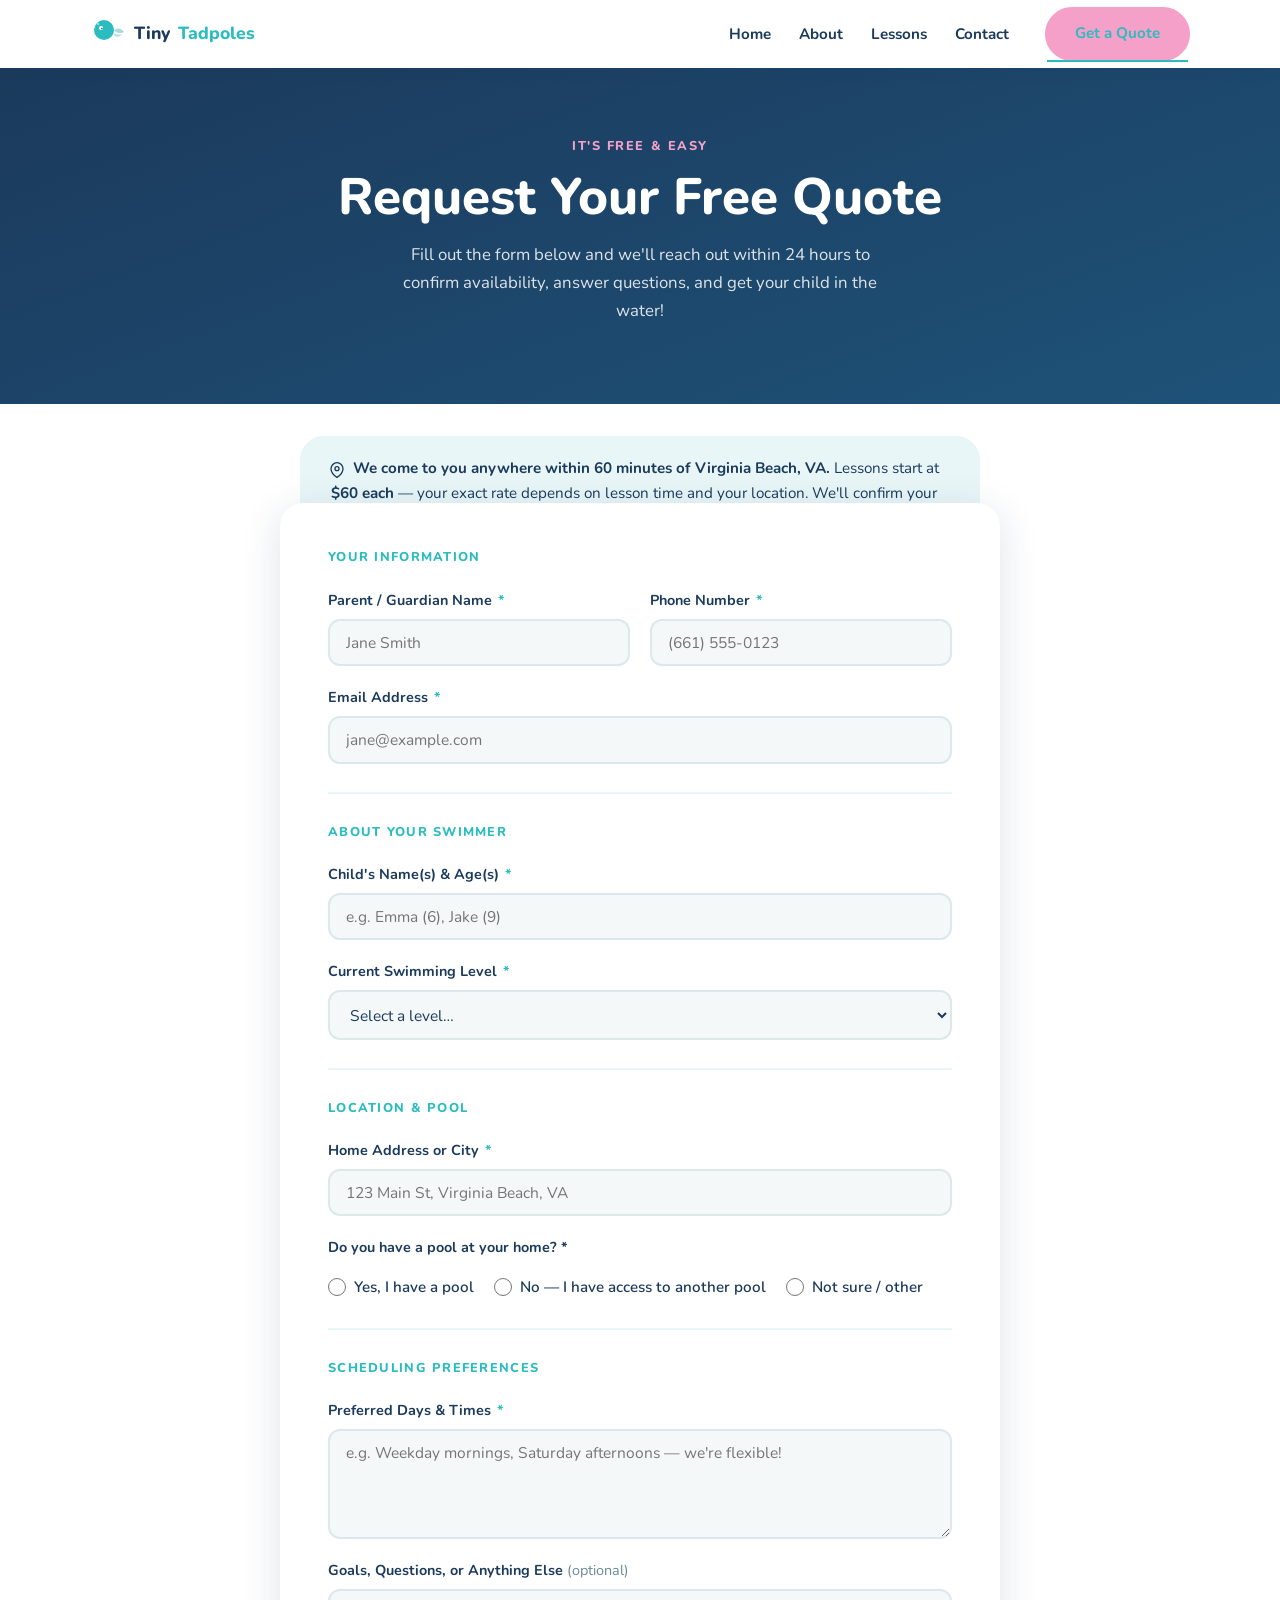
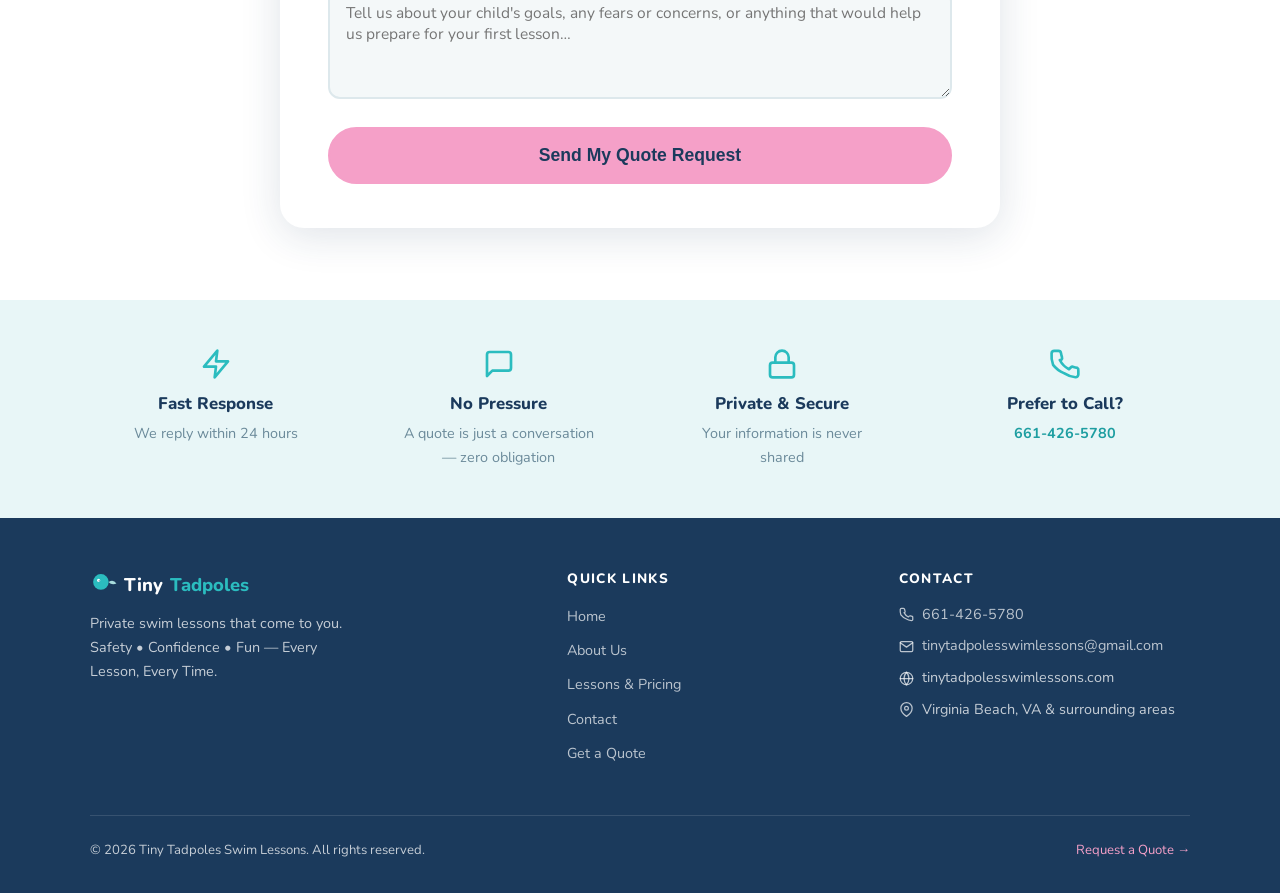
<file: quote.html>
<!DOCTYPE html>
<html lang="en">
<head>
  <meta charset="UTF-8" />
  <meta name="viewport" content="width=device-width, initial-scale=1.0" />
  <title>Get a Quote — Tiny Tadpoles Swim Lessons</title>
  <meta name="description" content="Request a free quote for private swim lessons at your home pool. We'll reach out quickly to get your child started." />
  <link rel="preconnect" href="https://fonts.googleapis.com" />
  <link rel="preconnect" href="https://fonts.gstatic.com" crossorigin />
  <link href="https://fonts.googleapis.com/css2?family=Nunito:wght@400;600;700;800;900&display=swap" rel="stylesheet" />
  <link rel="stylesheet" href="styles.css" />
  <link rel="icon" type="image/png" href="favicon.png" />
  <link rel="apple-touch-icon" href="favicon.png" />
</head>
<body>

  <!-- ===== NAV ===== -->
  <nav class="nav" role="navigation" aria-label="Main navigation">
    <div class="container nav-inner">
      <a href="index.html" class="nav-logo" aria-label="Tiny Tadpoles Swim Lessons home">
        <svg viewBox="0 0 36 36" fill="none" xmlns="http://www.w3.org/2000/svg" aria-hidden="true">
          <circle cx="14" cy="14" r="10" fill="#2BBCBF"/>
          <circle cx="11" cy="12" r="2" fill="white"/>
          <circle cx="11.8" cy="12.5" r=".7" fill="#1B3A5C"/>
          <path d="M24 14 Q30 10 34 16 Q30 18 26 16" fill="#A8DCDD"/>
          <path d="M23 17 Q28 20 32 18 Q29 22 25 20" fill="#A8DCDD"/>
          <circle cx="8" cy="8" r="1.2" fill="rgba(255,255,255,.5)"/>
          <circle cx="5" cy="11" r=".8" fill="rgba(255,255,255,.4)"/>
        </svg>
        Tiny <span>Tadpoles</span>
      </a>
      <button class="nav-toggle" id="navToggle" aria-label="Toggle menu" aria-expanded="false">
        <span></span><span></span><span></span>
      </button>
      <ul class="nav-links" id="navLinks" role="list">
        <li><a href="index.html">Home</a></li>
        <li><a href="about.html">About</a></li>
        <li><a href="lessons.html">Lessons</a></li>
        <li><a href="contact.html">Contact</a></li>
        <li class="nav-cta"><a href="quote.html" class="btn btn-primary active" aria-current="page">Get a Quote</a></li>
      </ul>
    </div>
  </nav>

  <!-- ===== HERO ===== -->
  <section class="quote-hero" aria-label="Quote page header">
    <div class="container">
      <span class="section-label" style="color:var(--pink);">It's Free &amp; Easy</span>
      <h1>Request Your Free Quote</h1>
      <p>Fill out the form below and we'll reach out within 24 hours to confirm availability, answer questions, and get your child in the water!</p>
    </div>
  </section>

  <!-- ===== FORM ===== -->
  <main>
    <div class="container">

      <!-- Service area & pricing note -->
      <div style="background:var(--aqua-bg);border-radius:var(--radius-lg);padding:1.25rem 1.75rem;margin:2rem auto 0;max-width:680px;text-align:center;">
        <p style="margin:0;color:var(--navy);font-size:.95rem;">
          <svg width="16" height="16" viewBox="0 0 24 24" fill="none" stroke="var(--navy)" stroke-width="2" stroke-linecap="round" stroke-linejoin="round" style="vertical-align:middle;margin-right:.25rem;flex-shrink:0"><path d="M21 10c0 7-9 13-9 13s-9-6-9-13a9 9 0 0118 0z"/><circle cx="12" cy="10" r="3"/></svg> <strong>We come to you anywhere within 60 minutes of Virginia Beach, VA.</strong>
          Lessons start at <strong>$60 each</strong> — your exact rate depends on lesson time and your location. We'll confirm your personalized price when we follow up.
        </p>
      </div>

      <div class="form-wrapper">

        <form
          id="quoteForm"
          action="https://formspree.io/f/xeewygbz"
          method="POST"
          novalidate
          aria-label="Quote request form"
        >
          <!-- SECTION: Parent / Guardian -->
          <p class="form-section-title">Your Information</p>

          <div class="form-row">
            <div class="form-group">
              <label for="parentName">Parent / Guardian Name <span class="req" aria-hidden="true">*</span></label>
              <input type="text" id="parentName" name="parentName" placeholder="Jane Smith" required autocomplete="name" />
            </div>
            <div class="form-group">
              <label for="phone">Phone Number <span class="req" aria-hidden="true">*</span></label>
              <input type="tel" id="phone" name="phone" placeholder="(661) 555-0123" required autocomplete="tel" />
            </div>
          </div>

          <div class="form-group">
            <label for="email">Email Address <span class="req" aria-hidden="true">*</span></label>
            <input type="email" id="email" name="email" placeholder="jane@example.com" required autocomplete="email" />
          </div>

          <hr class="form-divider" />

          <!-- SECTION: Swimmer Info -->
          <p class="form-section-title">About Your Swimmer</p>

          <div class="form-group">
            <label for="childInfo">Child's Name(s) &amp; Age(s) <span class="req" aria-hidden="true">*</span></label>
            <input type="text" id="childInfo" name="childInfo" placeholder="e.g. Emma (6), Jake (9)" required />
          </div>

          <div class="form-group">
            <label for="swimLevel">Current Swimming Level <span class="req" aria-hidden="true">*</span></label>
            <select id="swimLevel" name="swimLevel" required>
              <option value="" disabled selected>Select a level…</option>
              <option value="beginner">Beginner — little or no water experience</option>
              <option value="some">Some experience — comfortable getting wet, learning basics</option>
              <option value="confident">Confident — can swim, wants to improve technique or endurance</option>
              <option value="adult">Adult learner</option>
            </select>
          </div>

          <hr class="form-divider" />

          <!-- SECTION: Location -->
          <p class="form-section-title">Location &amp; Pool</p>

          <div class="form-group">
            <label for="address">Home Address or City <span class="req" aria-hidden="true">*</span></label>
            <input type="text" id="address" name="address" placeholder="123 Main St, Virginia Beach, VA" required autocomplete="street-address" />
          </div>

          <div class="form-group" role="group" aria-labelledby="poolLabel">
            <span id="poolLabel" style="font-weight:700;font-size:.9rem;color:var(--navy);">Do you have a pool at your home? <span class="req" aria-hidden="true">*</span></span>
            <div class="radio-group" style="margin-top:.5rem;">
              <label class="radio-option">
                <input type="radio" name="hasPool" value="yes" required /> Yes, I have a pool
              </label>
              <label class="radio-option">
                <input type="radio" name="hasPool" value="no" /> No — I have access to another pool
              </label>
              <label class="radio-option">
                <input type="radio" name="hasPool" value="unsure" /> Not sure / other
              </label>
            </div>
          </div>

          <hr class="form-divider" />

          <!-- SECTION: Scheduling -->
          <p class="form-section-title">Scheduling Preferences</p>

          <div class="form-group">
            <label for="availability">Preferred Days &amp; Times <span class="req" aria-hidden="true">*</span></label>
            <textarea id="availability" name="availability" placeholder="e.g. Weekday mornings, Saturday afternoons — we're flexible!" required></textarea>
          </div>

          <div class="form-group">
            <label for="message">Goals, Questions, or Anything Else <span style="color:var(--gray-mid);font-weight:400;">(optional)</span></label>
            <textarea id="message" name="message" placeholder="Tell us about your child's goals, any fears or concerns, or anything that would help us prepare for your first lesson…"></textarea>
          </div>

          <!-- Hidden honeypot field to reduce spam -->
          <input type="text" name="_gotcha" style="display:none" tabindex="-1" autocomplete="off" />

          <div class="submit-btn-wrap">
            <button type="submit" class="btn btn-primary">Send My Quote Request</button>
          </div>

          <!-- Validation error summary (hidden until needed) -->
          <div id="formError" role="alert" aria-live="polite" style="display:none;background:#fff0f0;border:2px solid #e88;border-radius:var(--radius);padding:1rem 1.25rem;margin-top:1.25rem;font-size:.9rem;color:#c00;">
            Please fill in all required fields before submitting.
          </div>
        </form>

        <!-- Success message (shown after submit) -->
        <div class="success-msg" id="successMsg" role="alert" aria-live="polite">
          <div class="sm-icon" aria-hidden="true"><svg width="48" height="48" viewBox="0 0 24 24" fill="none" stroke="#1a7a50" stroke-width="1.5" stroke-linecap="round" stroke-linejoin="round"><polygon points="12 2 15.09 8.26 22 9.27 17 14.14 18.18 21.02 12 17.77 5.82 21.02 7 14.14 2 9.27 8.91 8.26 12 2"/></svg></div>
          <h3>Request Sent!</h3>
          <p>Thanks for reaching out! We'll get back to you within 24 hours to confirm your quote and first lesson. Keep an eye on your inbox (and spam folder, just in case).</p>
          <p style="margin-top:.75rem;font-weight:700;color:#1a7a50;">In the meantime, feel free to call or text: <a href="tel:6614265780" style="color:var(--teal-dark);">661-426-5780</a></p>
        </div>

      </div>
    </div>
  </main>

  <!-- ===== REASSURANCE STRIP ===== -->
  <section style="background:var(--aqua-bg);padding:48px 0;" aria-label="Reassurance">
    <div class="container">
      <div class="highlights" style="grid-template-columns:repeat(auto-fit,minmax(180px,1fr));">
        <div class="highlight-item" style="color:var(--navy);">
          <div class="hi-icon" aria-hidden="true"><svg width="32" height="32" viewBox="0 0 24 24" fill="none" stroke="#2BBCBF" stroke-width="2" stroke-linecap="round" stroke-linejoin="round"><polygon points="13 2 3 14 12 14 11 22 21 10 12 10 13 2"/></svg></div>
          <strong style="color:var(--navy);">Fast Response</strong>
          <p style="color:var(--gray-mid);">We reply within 24 hours</p>
        </div>
        <div class="highlight-item" style="color:var(--navy);">
          <div class="hi-icon" aria-hidden="true"><svg width="32" height="32" viewBox="0 0 24 24" fill="none" stroke="#2BBCBF" stroke-width="2" stroke-linecap="round" stroke-linejoin="round"><path d="M21 15a2 2 0 01-2 2H7l-4 4V5a2 2 0 012-2h14a2 2 0 012 2z"/></svg></div>
          <strong style="color:var(--navy);">No Pressure</strong>
          <p style="color:var(--gray-mid);">A quote is just a conversation — zero obligation</p>
        </div>
        <div class="highlight-item" style="color:var(--navy);">
          <div class="hi-icon" aria-hidden="true"><svg width="32" height="32" viewBox="0 0 24 24" fill="none" stroke="#2BBCBF" stroke-width="2" stroke-linecap="round" stroke-linejoin="round"><rect x="3" y="11" width="18" height="11" rx="2" ry="2"/><path d="M7 11V7a5 5 0 0110 0v4"/></svg></div>
          <strong style="color:var(--navy);">Private &amp; Secure</strong>
          <p style="color:var(--gray-mid);">Your information is never shared</p>
        </div>
        <div class="highlight-item" style="color:var(--navy);">
          <div class="hi-icon" aria-hidden="true"><svg width="32" height="32" viewBox="0 0 24 24" fill="none" stroke="#2BBCBF" stroke-width="2" stroke-linecap="round" stroke-linejoin="round"><path d="M22 16.92v3a2 2 0 01-2.18 2 19.79 19.79 0 01-8.63-3.07A19.5 19.5 0 013.07 12.67 19.79 19.79 0 011.94 4a2 2 0 012-1.84H7a2 2 0 012 1.72c.127.96.361 1.903.7 2.81a2 2 0 01-.45 2.11L8.09 9a16 16 0 006.91 6.91l1.27-1.27a2 2 0 012.11-.45c.907.339 1.85.573 2.81.7A2 2 0 0122 16.92z"/></svg></div>
          <strong style="color:var(--navy);">Prefer to Call?</strong>
          <p style="color:var(--gray-mid);"><a href="tel:6614265780" style="color:var(--teal-dark);font-weight:700;">661-426-5780</a></p>
        </div>
      </div>
    </div>
  </section>

  <!-- ===== FOOTER ===== -->
  <footer class="footer" role="contentinfo">
    <div class="container">
      <div class="footer-grid">
        <div class="footer-brand">
          <div class="footer-logo">
            <svg width="28" height="28" viewBox="0 0 36 36" fill="none" aria-hidden="true">
              <circle cx="14" cy="14" r="10" fill="#2BBCBF"/>
              <circle cx="11" cy="12" r="2" fill="white"/>
              <circle cx="11.8" cy="12.5" r=".7" fill="#1B3A5C"/>
              <path d="M24 14 Q30 10 34 16 Q30 18 26 16" fill="#A8DCDD"/>
            </svg>
            Tiny <span>Tadpoles</span>
          </div>
          <p>Private swim lessons that come to you. Safety • Confidence • Fun — Every Lesson, Every Time.</p>
        </div>
        <div>
          <h4>Quick Links</h4>
          <ul>
            <li><a href="index.html">Home</a></li>
            <li><a href="about.html">About Us</a></li>
            <li><a href="lessons.html">Lessons &amp; Pricing</a></li>
            <li><a href="contact.html">Contact</a></li>
            <li><a href="quote.html">Get a Quote</a></li>
          </ul>
        </div>
        <div>
          <h4>Contact</h4>
          <ul class="footer-contact">
            <li><svg width="15" height="15" viewBox="0 0 24 24" fill="none" stroke="rgba(255,255,255,.7)" stroke-width="2" stroke-linecap="round" stroke-linejoin="round"><path d="M22 16.92v3a2 2 0 01-2.18 2 19.79 19.79 0 01-8.63-3.07A19.5 19.5 0 013.07 12.67 19.79 19.79 0 011.94 4a2 2 0 012-1.84H7a2 2 0 012 1.72c.127.96.361 1.903.7 2.81a2 2 0 01-.45 2.11L8.09 9a16 16 0 006.91 6.91l1.27-1.27a2 2 0 012.11-.45c.907.339 1.85.573 2.81.7A2 2 0 0122 16.92z"/></svg> <a href="tel:6614265780">661-426-5780</a></li>
            <li><svg width="15" height="15" viewBox="0 0 24 24" fill="none" stroke="rgba(255,255,255,.7)" stroke-width="2" stroke-linecap="round" stroke-linejoin="round"><path d="M4 4h16c1.1 0 2 .9 2 2v12c0 1.1-.9 2-2 2H4c-1.1 0-2-.9-2-2V6c0-1.1.9-2 2-2z"/><polyline points="22,6 12,13 2,6"/></svg> <a href="mailto:tinytadpolesswimlessons@gmail.com">tinytadpolesswimlessons@gmail.com</a></li>
            <li><svg width="15" height="15" viewBox="0 0 24 24" fill="none" stroke="rgba(255,255,255,.7)" stroke-width="2" stroke-linecap="round" stroke-linejoin="round"><circle cx="12" cy="12" r="10"/><line x1="2" y1="12" x2="22" y2="12"/><path d="M12 2a15.3 15.3 0 014 10 15.3 15.3 0 01-4 10 15.3 15.3 0 01-4-10 15.3 15.3 0 014-10z"/></svg> tinytadpolesswimlessons.com</li>
            <li><svg width="15" height="15" viewBox="0 0 24 24" fill="none" stroke="rgba(255,255,255,.7)" stroke-width="2" stroke-linecap="round" stroke-linejoin="round"><path d="M21 10c0 7-9 13-9 13s-9-6-9-13a9 9 0 0118 0z"/><circle cx="12" cy="10" r="3"/></svg> Virginia Beach, VA &amp; surrounding areas</li>
          </ul>
        </div>
      </div>
      <div class="footer-bottom">
        <p>© <span id="year"></span> Tiny Tadpoles Swim Lessons. All rights reserved.</p>
        <a href="quote.html">Request a Quote →</a>
      </div>
    </div>
  </footer>

  <script>
    document.getElementById('year').textContent = new Date().getFullYear();

    // Nav toggle
    const toggle = document.getElementById('navToggle');
    const links  = document.getElementById('navLinks');
    toggle.addEventListener('click', () => {
      const open = links.classList.toggle('open');
      toggle.classList.toggle('open', open);
      toggle.setAttribute('aria-expanded', open);
    });
    links.querySelectorAll('a').forEach(a => {
      a.addEventListener('click', () => {
        links.classList.remove('open');
        toggle.classList.remove('open');
        toggle.setAttribute('aria-expanded', false);
      });
    });

    // Form handler
    // NOTE: The mailto: action opens the user's email client as a fallback.
    // To avoid this and receive submissions directly in your inbox,
    // switch to Formspree as described in the comment above the <form> tag.
    const form = document.getElementById('quoteForm');
    const errorBox = document.getElementById('formError');
    const successMsg = document.getElementById('successMsg');

    form.addEventListener('submit', function(e) {
      // Client-side validation
      const required = form.querySelectorAll('[required]');
      let valid = true;
      required.forEach(field => {
        if (field.type === 'radio') return; // handled below
        if (!field.value.trim()) {
          valid = false;
          field.style.borderColor = '#e88';
        } else {
          field.style.borderColor = '';
        }
      });

      // Check radio group (hasPool)
      const poolRadios = form.querySelectorAll('[name="hasPool"]');
      const poolChecked = Array.from(poolRadios).some(r => r.checked);
      if (!poolChecked) {
        valid = false;
        document.getElementById('poolLabel').style.color = '#c00';
      } else {
        document.getElementById('poolLabel').style.color = '';
      }

      if (!valid) {
        e.preventDefault();
        errorBox.style.display = 'block';
        errorBox.scrollIntoView({ behavior: 'smooth', block: 'center' });
        return;
      }

      errorBox.style.display = 'none';

      e.preventDefault();
      fetch(form.action, { method: 'POST', body: new FormData(form), headers: { 'Accept': 'application/json' } })
        .then(r => {
          if (r.ok) {
            form.style.display = 'none';
            successMsg.style.display = 'block';
          } else {
            alert('Something went wrong. Please email us directly at tinytadpolesswimlessons@gmail.com or call 661-426-5780.');
          }
        })
        .catch(() => alert('Network error. Please email us directly at tinytadpolesswimlessons@gmail.com or call 661-426-5780.'));
    });

    // Clear red borders on input
    form.querySelectorAll('input, select, textarea').forEach(el => {
      el.addEventListener('input', () => { el.style.borderColor = ''; });
    });
  </script>
</body>
</html>
</file>
<file: styles.css>
/* ============================================================
   Tiny Tadpoles Swim Lessons — Shared Stylesheet
   Colors: Navy #1B3A5C | Teal #2BBCBF | Light Teal #A8DCDD
           Aqua BG #E8F6F7 | Pink #F5A0C8 | White #FFFFFF
   ============================================================ */

/* ---------- Reset & Base ---------- */
*, *::before, *::after { box-sizing: border-box; margin: 0; padding: 0; }

:root {
  --navy:      #1B3A5C;
  --teal:      #2BBCBF;
  --teal-dark: #1E9EA1;
  --teal-light:#A8DCDD;
  --aqua-bg:   #E8F6F7;
  --pink:      #F5A0C8;
  --pink-dk:   #D4779E;
  --white:     #FFFFFF;
  --gray-light:#F4F8F9;
  --gray-mid:  #6B8A9A;
  --text:      #1B3A5C;
  --radius:    12px;
  --radius-lg: 24px;
  --shadow:    0 4px 20px rgba(27,58,92,.12);
  --shadow-sm: 0 2px 8px rgba(27,58,92,.10);
  --transition: .25s ease;
  --font: 'Nunito', 'Segoe UI', Arial, sans-serif;
}

html { scroll-behavior: smooth; }

body {
  font-family: var(--font);
  color: var(--text);
  background: var(--white);
  line-height: 1.65;
  font-size: 16px;
}

img { max-width: 100%; height: auto; display: block; }
a  { color: var(--teal-dark); text-decoration: none; }
a:hover { color: var(--teal); }
ul { list-style: none; }

/* ---------- Typography ---------- */
h1,h2,h3,h4 { line-height: 1.25; font-weight: 800; }
h1 { font-size: clamp(2rem, 5vw, 3.2rem); }
h2 { font-size: clamp(1.5rem, 3.5vw, 2.2rem); }
h3 { font-size: 1.2rem; }
p  { max-width: 68ch; }

/* ---------- Buttons ---------- */
.btn {
  display: inline-block;
  padding: .75rem 1.75rem;
  border-radius: 50px;
  font-weight: 800;
  font-size: 1rem;
  cursor: pointer;
  border: 2px solid transparent;
  transition: transform var(--transition), box-shadow var(--transition), background var(--transition);
  text-align: center;
  white-space: nowrap;
}
.btn:hover { transform: translateY(-2px); box-shadow: 0 6px 18px rgba(27,58,92,.18); }
.btn:active{ transform: translateY(0); }

.btn-primary {
  background: var(--pink);
  color: var(--navy);
  border-color: var(--pink);
}
.btn-primary:hover { background: var(--pink-dk); border-color: var(--pink-dk); color: var(--navy); }

.btn-secondary {
  background: var(--teal);
  color: var(--white);
  border-color: var(--teal);
}
.btn-secondary:hover { background: var(--teal-dark); border-color: var(--teal-dark); color: var(--white); }

.btn-outline {
  background: transparent;
  color: var(--white);
  border-color: var(--white);
}
.btn-outline:hover { background: var(--white); color: var(--navy); }

.btn-lg { padding: 1rem 2.5rem; font-size: 1.1rem; }

/* ---------- Layout Helpers ---------- */
.container { width: 90%; max-width: 1100px; margin: 0 auto; }
.section { padding: 72px 0; }
.section-sm { padding: 48px 0; }
.text-center { text-align: center; }
.text-center p { margin-left: auto; margin-right: auto; }

.section-label {
  display: inline-block;
  font-size: .8rem;
  font-weight: 800;
  letter-spacing: .12em;
  text-transform: uppercase;
  color: var(--teal);
  margin-bottom: .5rem;
}
.section-title { color: var(--navy); margin-bottom: 1rem; }
.section-subtitle { color: var(--gray-mid); margin-bottom: 2.5rem; font-size: 1.05rem; }

/* ---------- Navigation ---------- */
.nav {
  position: sticky;
  top: 0;
  z-index: 1000;
  background: var(--white);
  box-shadow: 0 2px 12px rgba(27,58,92,.10);
}
.nav-inner {
  display: flex;
  align-items: center;
  justify-content: space-between;
  height: 68px;
}
.nav-logo {
  display: flex;
  align-items: center;
  gap: .5rem;
  font-weight: 800;
  font-size: 1.1rem;
  color: var(--navy);
  text-decoration: none;
  flex-shrink: 0;
}
.nav-logo span { color: var(--teal); }
.nav-logo svg { width: 36px; height: 36px; flex-shrink: 0; }

.nav-links {
  display: flex;
  align-items: center;
  gap: 1.75rem;
}
.nav-links a {
  font-weight: 700;
  color: var(--navy);
  font-size: .95rem;
  transition: color var(--transition);
  position: relative;
}
.nav-links a::after {
  content: '';
  position: absolute;
  bottom: -3px; left: 0; right: 0;
  height: 2px;
  background: var(--teal);
  transform: scaleX(0);
  transition: transform var(--transition);
}
.nav-links a:hover, .nav-links a.active { color: var(--teal); }
.nav-links a:hover::after, .nav-links a.active::after { transform: scaleX(1); }
.nav-links a.active::after { background: var(--teal); }

.nav-cta { margin-left: .5rem; }

/* Hamburger */
.nav-toggle {
  display: none;
  flex-direction: column;
  gap: 5px;
  background: none;
  border: none;
  cursor: pointer;
  padding: 6px;
  border-radius: 6px;
}
.nav-toggle span {
  display: block;
  width: 24px; height: 2.5px;
  background: var(--navy);
  border-radius: 2px;
  transition: transform var(--transition), opacity var(--transition);
}
.nav-toggle.open span:nth-child(1) { transform: translateY(7.5px) rotate(45deg); }
.nav-toggle.open span:nth-child(2) { opacity: 0; }
.nav-toggle.open span:nth-child(3) { transform: translateY(-7.5px) rotate(-45deg); }

/* ---------- Hero ---------- */
.hero {
  background: linear-gradient(160deg, var(--navy) 0%, #1e5278 60%, var(--teal-dark) 100%);
  color: var(--white);
  padding: 90px 0 0;
  position: relative;
  overflow: hidden;
}
.hero-content {
  position: relative;
  z-index: 2;
  max-width: 640px;
}
.hero-eyebrow {
  display: inline-block;
  background: rgba(255,255,255,.15);
  color: var(--pink);
  font-weight: 800;
  font-size: .8rem;
  letter-spacing: .12em;
  text-transform: uppercase;
  padding: .3rem .9rem;
  border-radius: 50px;
  margin-bottom: 1.25rem;
}
.hero h1 { color: var(--white); margin-bottom: 1.1rem; }
.hero h1 span { color: var(--pink); }
.hero-sub { font-size: 1.15rem; color: rgba(255,255,255,.88); margin-bottom: 2.25rem; max-width: 52ch; }
.hero-btns { display: flex; gap: 1rem; flex-wrap: wrap; margin-bottom: 3.5rem; }

/* Bubbles decoration */
.bubbles {
  position: absolute;
  inset: 0;
  z-index: 1;
  pointer-events: none;
  overflow: hidden;
}
.bubble {
  position: absolute;
  border-radius: 50%;
  border: 2px solid rgba(255,255,255,.12);
  background: rgba(255,255,255,.04);
}
.bubble-1  { width:80px;  height:80px;  top:10%; right:12%; animation: float 6s ease-in-out infinite; }
.bubble-2  { width:40px;  height:40px;  top:35%; right:28%; animation: float 8s ease-in-out infinite .5s; }
.bubble-3  { width:120px; height:120px; top:5%;  right:30%; animation: float 7s ease-in-out infinite 1s; }
.bubble-4  { width:20px;  height:20px;  top:55%; right:18%; animation: float 5s ease-in-out infinite 1.5s; }
.bubble-5  { width:60px;  height:60px;  top:20%; right:8%;  animation: float 9s ease-in-out infinite 2s; }
@keyframes float { 0%,100%{ transform:translateY(0); } 50%{ transform:translateY(-16px); } }

/* Wave divider */
.wave-divider { display:block; width:100%; line-height:0; margin-top:-1px; }

/* ---------- Cards ---------- */
.cards-grid {
  display: grid;
  grid-template-columns: repeat(auto-fit, minmax(260px, 1fr));
  gap: 1.75rem;
}
.card {
  background: var(--white);
  border-radius: var(--radius-lg);
  padding: 2rem;
  box-shadow: var(--shadow);
  transition: transform var(--transition), box-shadow var(--transition);
}
.card:hover { transform: translateY(-4px); box-shadow: 0 8px 28px rgba(27,58,92,.16); }

.card-icon {
  width: 56px; height: 56px;
  background: var(--aqua-bg);
  border-radius: 14px;
  display: flex; align-items: center; justify-content: center;
  margin-bottom: 1.25rem;
}
.card h3 { color: var(--navy); margin-bottom: .5rem; }
.card p  { color: var(--gray-mid); font-size: .95rem; }

/* ---------- Steps ---------- */
.steps { display: flex; gap: 0; flex-wrap: wrap; }
.step {
  flex: 1 1 200px;
  text-align: center;
  padding: 2rem 1.5rem;
  position: relative;
}
.step:not(:last-child)::after {
  content: '';
  position: absolute;
  top: 42px; right: -1px;
  width: 2px; height: 36px;
  background: var(--teal-light);
}
.step-num {
  width: 52px; height: 52px;
  border-radius: 50%;
  background: var(--navy);
  color: var(--white);
  font-weight: 800;
  font-size: 1.2rem;
  display: flex; align-items: center; justify-content: center;
  margin: 0 auto 1rem;
}
.step h3 { color: var(--navy); margin-bottom: .4rem; font-size: 1rem; }
.step p  { color: var(--gray-mid); font-size: .9rem; }

/* ---------- Highlight Strip ---------- */
.highlight-strip {
  background: var(--navy);
  color: var(--white);
  padding: 48px 0;
}
.highlights {
  display: grid;
  grid-template-columns: repeat(auto-fit, minmax(200px, 1fr));
  gap: 2rem;
  text-align: center;
}
.highlight-item .hi-icon { margin-bottom: .6rem; display:flex; justify-content:center; }
.highlight-item strong { display:block; font-size: 1.05rem; font-weight:800; margin-bottom:.3rem; }
.highlight-item p { color: rgba(255,255,255,.75); font-size:.9rem; max-width:22ch; margin:0 auto; }

/* ---------- CTA Banner ---------- */
.cta-banner {
  background: linear-gradient(135deg, var(--teal) 0%, var(--teal-dark) 100%);
  color: var(--white);
  padding: 72px 0;
  text-align: center;
  position: relative;
  overflow: hidden;
}
.cta-banner h2 { color: var(--white); margin-bottom: .75rem; }
.cta-banner p  { color: rgba(255,255,255,.88); margin: 0 auto 2rem; font-size:1.05rem; }
.cta-banner .btn-primary { font-size: 1.1rem; padding: 1rem 2.5rem; }

/* ---------- About Page ---------- */
.about-grid {
  display: grid;
  grid-template-columns: 1fr 1fr;
  gap: 3.5rem;
  align-items: start;
}
.photo-placeholder {
  border-radius: var(--radius-lg);
  background: var(--aqua-bg);
  min-height: 420px;
  display: flex; flex-direction:column;
  align-items: center; justify-content: center;
  gap: 1rem;
  border: 3px dashed var(--teal-light);
  color: var(--gray-mid);
  font-weight: 700;
  text-align: center;
  padding: 2rem;
}
.photo-placeholder .ph-icon { display:flex; justify-content:center; }
.photo-placeholder small { font-size:.85rem; font-weight:400; max-width: 22ch; }

.certs { display:flex; flex-wrap:wrap; gap:.75rem; margin-top: 1.25rem; }
.cert-badge {
  display:inline-flex; align-items:center; gap:.4rem;
  background: var(--aqua-bg);
  border: 1.5px solid var(--teal-light);
  color: var(--teal-dark);
  font-weight: 700;
  font-size: .85rem;
  padding: .35rem .9rem;
  border-radius: 50px;
}

/* ---------- Lessons Page ---------- */
.lessons-intro { background: var(--aqua-bg); }
.lesson-feature {
  display: grid;
  grid-template-columns: 1fr 1fr;
  gap: 3rem;
  align-items: center;
  padding: 56px 0;
  border-bottom: 1px solid #ddeef0;
}
.lesson-feature:last-child { border-bottom: none; }
.lesson-feature.flip { direction: rtl; }
.lesson-feature.flip > * { direction: ltr; }
.feature-visual {
  border-radius: var(--radius-lg);
  background: var(--aqua-bg);
  min-height: 300px;
  display: flex; align-items: center; justify-content: center;
}
.lesson-feature h3 { font-size: 1.4rem; color: var(--navy); margin-bottom: .75rem; }
.lesson-feature p  { color: var(--gray-mid); }
.check-list { margin-top: 1rem; display:flex; flex-direction:column; gap:.4rem; }
.check-list li { display:flex; align-items:flex-start; gap:.5rem; color: var(--gray-mid); font-size:.95rem; }
.check-list li::before { content:''; display:inline-block; width:16px; height:16px; background-image:url("data:image/svg+xml,%3Csvg xmlns='http://www.w3.org/2000/svg' viewBox='0 0 24 24' fill='none' stroke='%232BBCBF' stroke-width='3' stroke-linecap='round' stroke-linejoin='round'%3E%3Cpolyline points='20 6 9 17 4 12'/%3E%3C/svg%3E"); background-size:contain; background-repeat:no-repeat; flex-shrink:0; margin-top:.18rem; }

.levels-grid {
  display: grid;
  grid-template-columns: repeat(auto-fit, minmax(240px, 1fr));
  gap: 1.5rem;
  margin-top: 2.5rem;
}
.level-card {
  background: var(--white);
  border-radius: var(--radius);
  padding: 1.75rem;
  border-top: 4px solid var(--teal);
  box-shadow: var(--shadow-sm);
}
.level-card h3 { color: var(--navy); margin-bottom: .5rem; font-size: 1.05rem; }
.level-card p  { color: var(--gray-mid); font-size: .9rem; }

/* ---------- Quote Form Page ---------- */
.quote-hero {
  background: linear-gradient(160deg, var(--navy) 0%, #1e5278 100%);
  color: var(--white);
  padding: 64px 0 80px;
  text-align: center;
}
.quote-hero h1 { color: var(--white); margin-bottom: .75rem; }
.quote-hero p  { color: rgba(255,255,255,.85); margin: 0 auto; max-width: 50ch; font-size:1.05rem; }

.form-wrapper {
  max-width: 720px;
  margin: -48px auto 72px;
  background: var(--white);
  border-radius: var(--radius-lg);
  box-shadow: 0 8px 40px rgba(27,58,92,.14);
  padding: 2.75rem 3rem;
  position: relative;
  z-index: 2;
}

.form-row {
  display: grid;
  grid-template-columns: 1fr 1fr;
  gap: 1.25rem;
}
.form-group {
  display: flex;
  flex-direction: column;
  gap: .4rem;
  margin-bottom: 1.25rem;
}
.form-group.full { grid-column: 1 / -1; }

label {
  font-weight: 700;
  font-size: .9rem;
  color: var(--navy);
}
label .req { color: var(--teal); margin-left: 2px; }

input, select, textarea {
  font-family: var(--font);
  font-size: .97rem;
  color: var(--text);
  background: var(--gray-light);
  border: 2px solid #dde8ec;
  border-radius: var(--radius);
  padding: .7rem 1rem;
  transition: border-color var(--transition), box-shadow var(--transition);
  width: 100%;
}
input:focus, select:focus, textarea:focus {
  outline: none;
  border-color: var(--teal);
  box-shadow: 0 0 0 3px rgba(43,188,191,.15);
  background: var(--white);
}
textarea { resize: vertical; min-height: 110px; }

.radio-group { display:flex; gap:1.25rem; flex-wrap:wrap; margin-top:.25rem; }
.radio-option { display:flex; align-items:center; gap:.5rem; cursor:pointer; font-weight:600; font-size:.95rem; }
.radio-option input[type=radio] { width:18px; height:18px; accent-color: var(--teal); cursor:pointer; }

.form-divider {
  border: none;
  border-top: 2px solid var(--aqua-bg);
  margin: 1.75rem 0;
}
.form-section-title {
  font-size: .8rem;
  font-weight: 800;
  letter-spacing: .1em;
  text-transform: uppercase;
  color: var(--teal);
  margin-bottom: 1.25rem;
}

.submit-btn-wrap { margin-top: 1.75rem; text-align: center; }
.submit-btn-wrap .btn { width: 100%; font-size: 1.1rem; padding: 1rem; }

/* Success message */
.success-msg {
  display: none;
  background: #e6f9f1;
  border: 2px solid #4ec99a;
  border-radius: var(--radius);
  padding: 1.5rem;
  text-align: center;
  margin-top: 1.5rem;
}
.success-msg .sm-icon { display:flex; justify-content:center; margin-bottom: .5rem; }
.success-msg h3 { color: #1a7a50; margin-bottom: .4rem; }
.success-msg p  { color: #2a7a58; max-width: none; font-size: .95rem; }

/* Formspree comment notice */
.formspree-note {
  background: #fff0f7;
  border-left: 4px solid var(--pink);
  border-radius: 0 var(--radius) var(--radius) 0;
  padding: 1rem 1.25rem;
  margin-bottom: 1.5rem;
  font-size: .85rem;
  color: #8c3a5c;
}

/* ---------- Contact Page ---------- */
.contact-grid {
  display: grid;
  grid-template-columns: 1fr 1fr;
  gap: 3rem;
  align-items: start;
}
.contact-item {
  display: flex;
  gap: 1rem;
  align-items: flex-start;
  padding: 1.5rem;
  background: var(--white);
  border-radius: var(--radius);
  box-shadow: var(--shadow-sm);
  margin-bottom: 1.25rem;
}
.contact-item .ci-icon {
  width: 48px; height: 48px; flex-shrink: 0;
  background: var(--aqua-bg);
  border-radius: 12px;
  display:flex; align-items:center; justify-content:center;
}
.contact-item h3 { font-size: 1rem; color: var(--navy); margin-bottom: .25rem; }
.contact-item p, .contact-item a { color: var(--gray-mid); font-size:.95rem; }
.contact-item a:hover { color: var(--teal); }

/* ---------- Footer ---------- */
.footer {
  background: var(--navy);
  color: rgba(255,255,255,.75);
  padding: 52px 0 32px;
}
.footer-grid {
  display: grid;
  grid-template-columns: 1.5fr 1fr 1fr;
  gap: 2.5rem;
  margin-bottom: 2.5rem;
}
.footer-brand p { font-size:.9rem; margin-top:.75rem; max-width: 30ch; }
.footer-logo { font-weight:800; font-size:1.15rem; color: var(--white); display:flex; align-items:center; gap:.4rem; }
.footer-logo span { color: var(--teal); }

.footer h4 { color:var(--white); font-size:.85rem; letter-spacing:.1em; text-transform:uppercase; margin-bottom:1rem; }
.footer ul li { margin-bottom:.5rem; }
.footer ul li a { color:rgba(255,255,255,.7); font-size:.9rem; transition:color var(--transition); }
.footer ul li a:hover { color:var(--teal); }

.footer-contact li { display:flex; align-items:center; gap:.5rem; font-size:.9rem; }

.footer-bottom {
  border-top: 1px solid rgba(255,255,255,.12);
  padding-top: 1.5rem;
  display: flex;
  align-items: center;
  justify-content: space-between;
  flex-wrap: wrap;
  gap: 1rem;
  font-size: .82rem;
}
.footer-bottom a { color: var(--pink); }

/* ---------- Responsive ---------- */
@media (max-width: 900px) {
  .about-grid, .contact-grid { grid-template-columns: 1fr; }
  .lesson-feature { grid-template-columns: 1fr; }
  .lesson-feature.flip { direction: ltr; }
  .footer-grid { grid-template-columns: 1fr 1fr; }
}

@media (max-width: 700px) {
  .nav-links {
    display: none;
    position: fixed;
    inset: 68px 0 0;
    background: var(--white);
    flex-direction: column;
    align-items: center;
    justify-content: flex-start;
    gap: 0;
    padding-top: 2rem;
    box-shadow: var(--shadow);
    z-index: 999;
  }
  .nav-links.open { display: flex; }
  .nav-links a {
    padding: .9rem 2rem;
    font-size: 1.1rem;
    width: 100%;
    text-align: center;
    border-bottom: 1px solid var(--aqua-bg);
  }
  .nav-links a::after { display: none; }
  .nav-cta { margin: 1.25rem 1.5rem 0; }
  .nav-cta .btn { width: 100%; }
  .nav-toggle { display: flex; }

  .hero { padding: 60px 0 0; }
  .hero-btns { flex-direction: column; }
  .hero-btns .btn { width: 100%; text-align: center; }

  .step:not(:last-child)::after { display: none; }
  .steps { flex-direction: column; gap: 0; }

  .form-wrapper { padding: 1.75rem 1.25rem; margin: -32px 1rem 56px; }
  .form-row { grid-template-columns: 1fr; }
  .form-group.full { grid-column: auto; }

  .footer-grid { grid-template-columns: 1fr; }
  .footer-bottom { flex-direction: column; text-align: center; }
}

@media (max-width: 480px) {
  .section { padding: 52px 0; }
  .highlight-strip { padding: 36px 0; }
  h2 { font-size: 1.5rem; }
}
</file>
